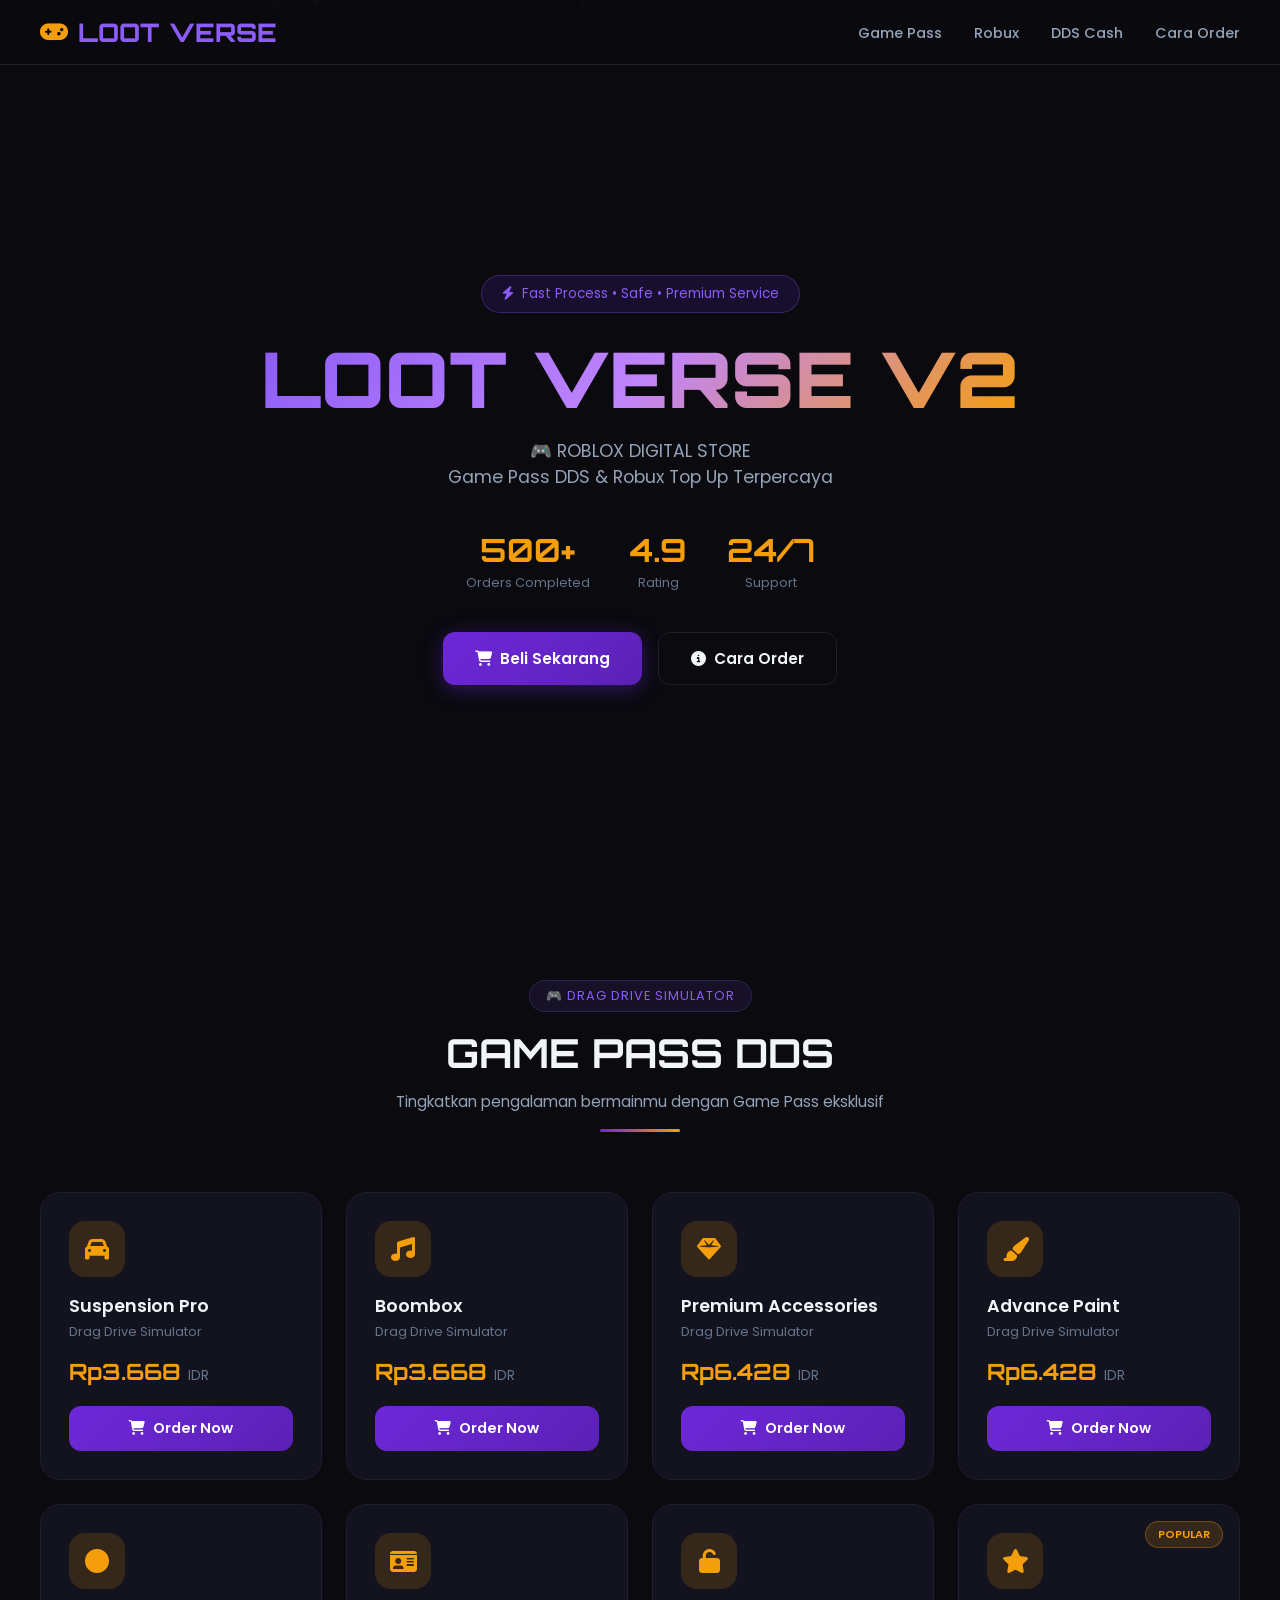
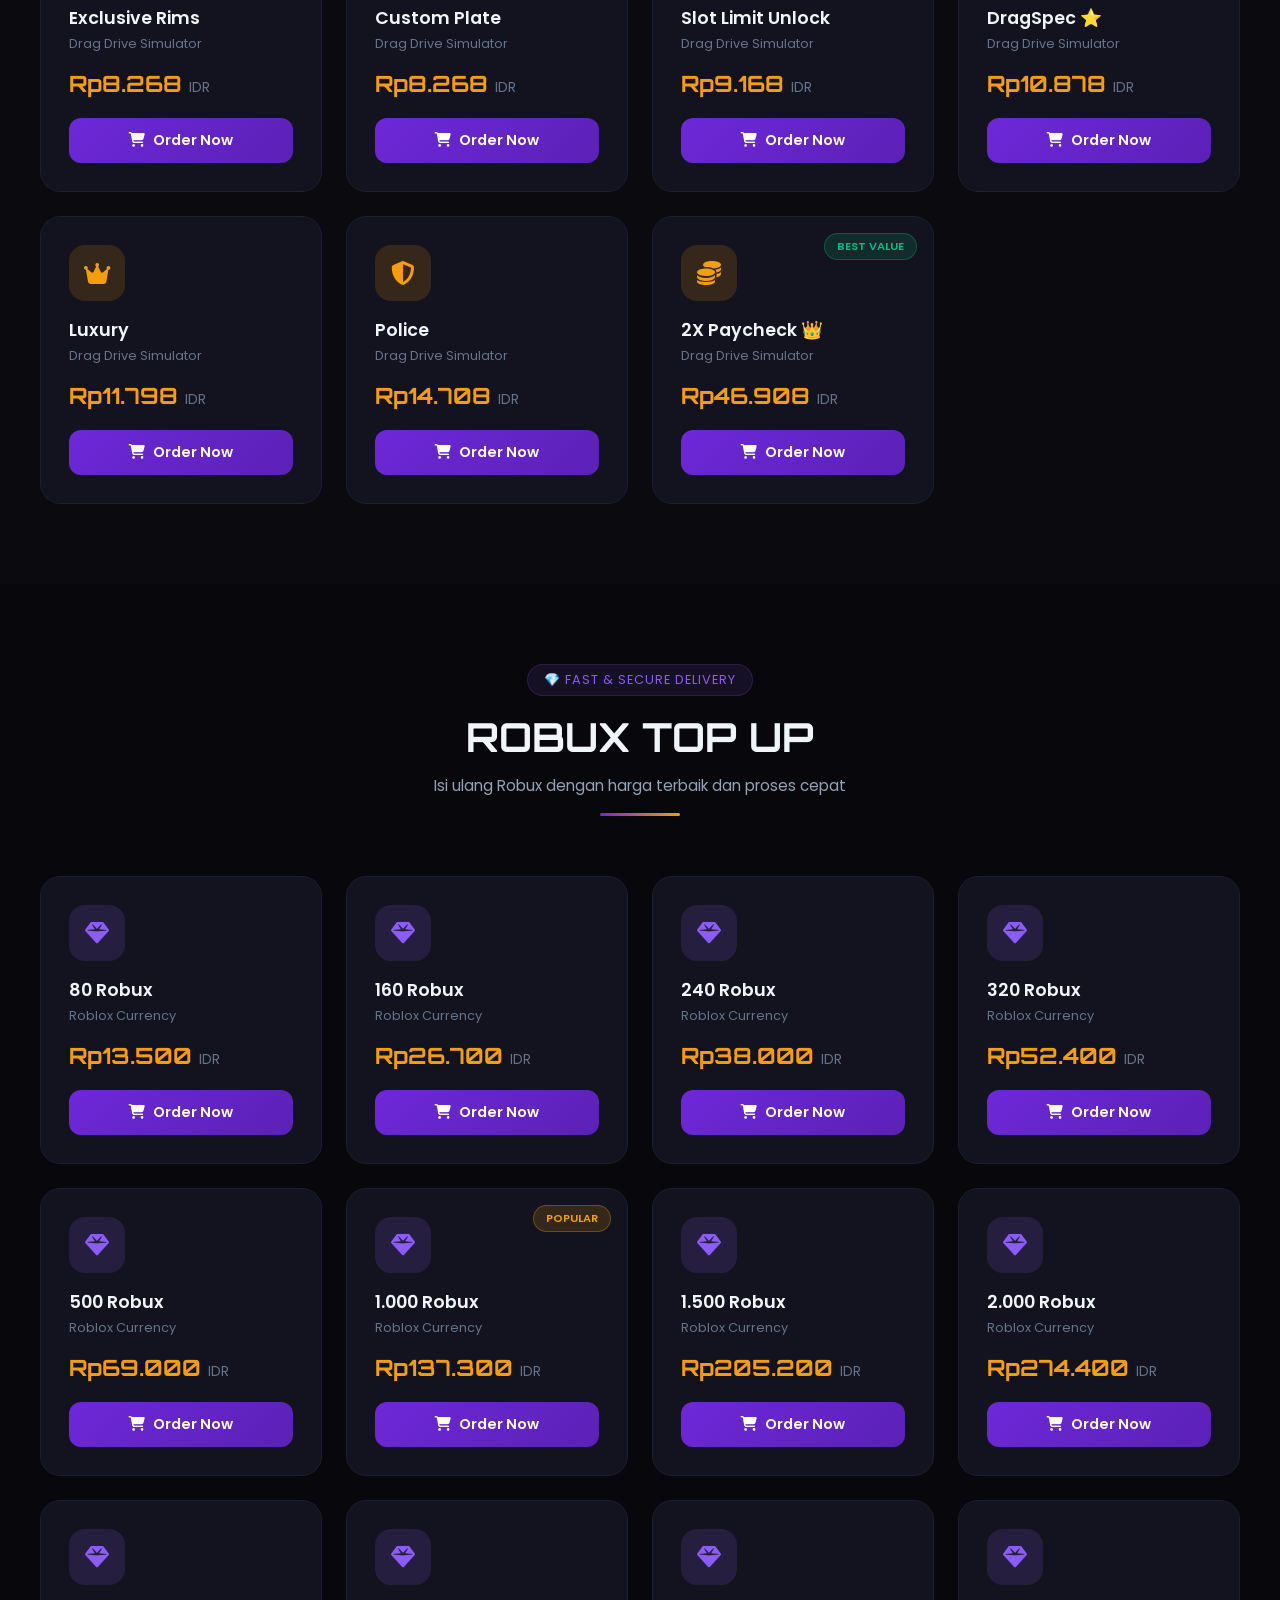
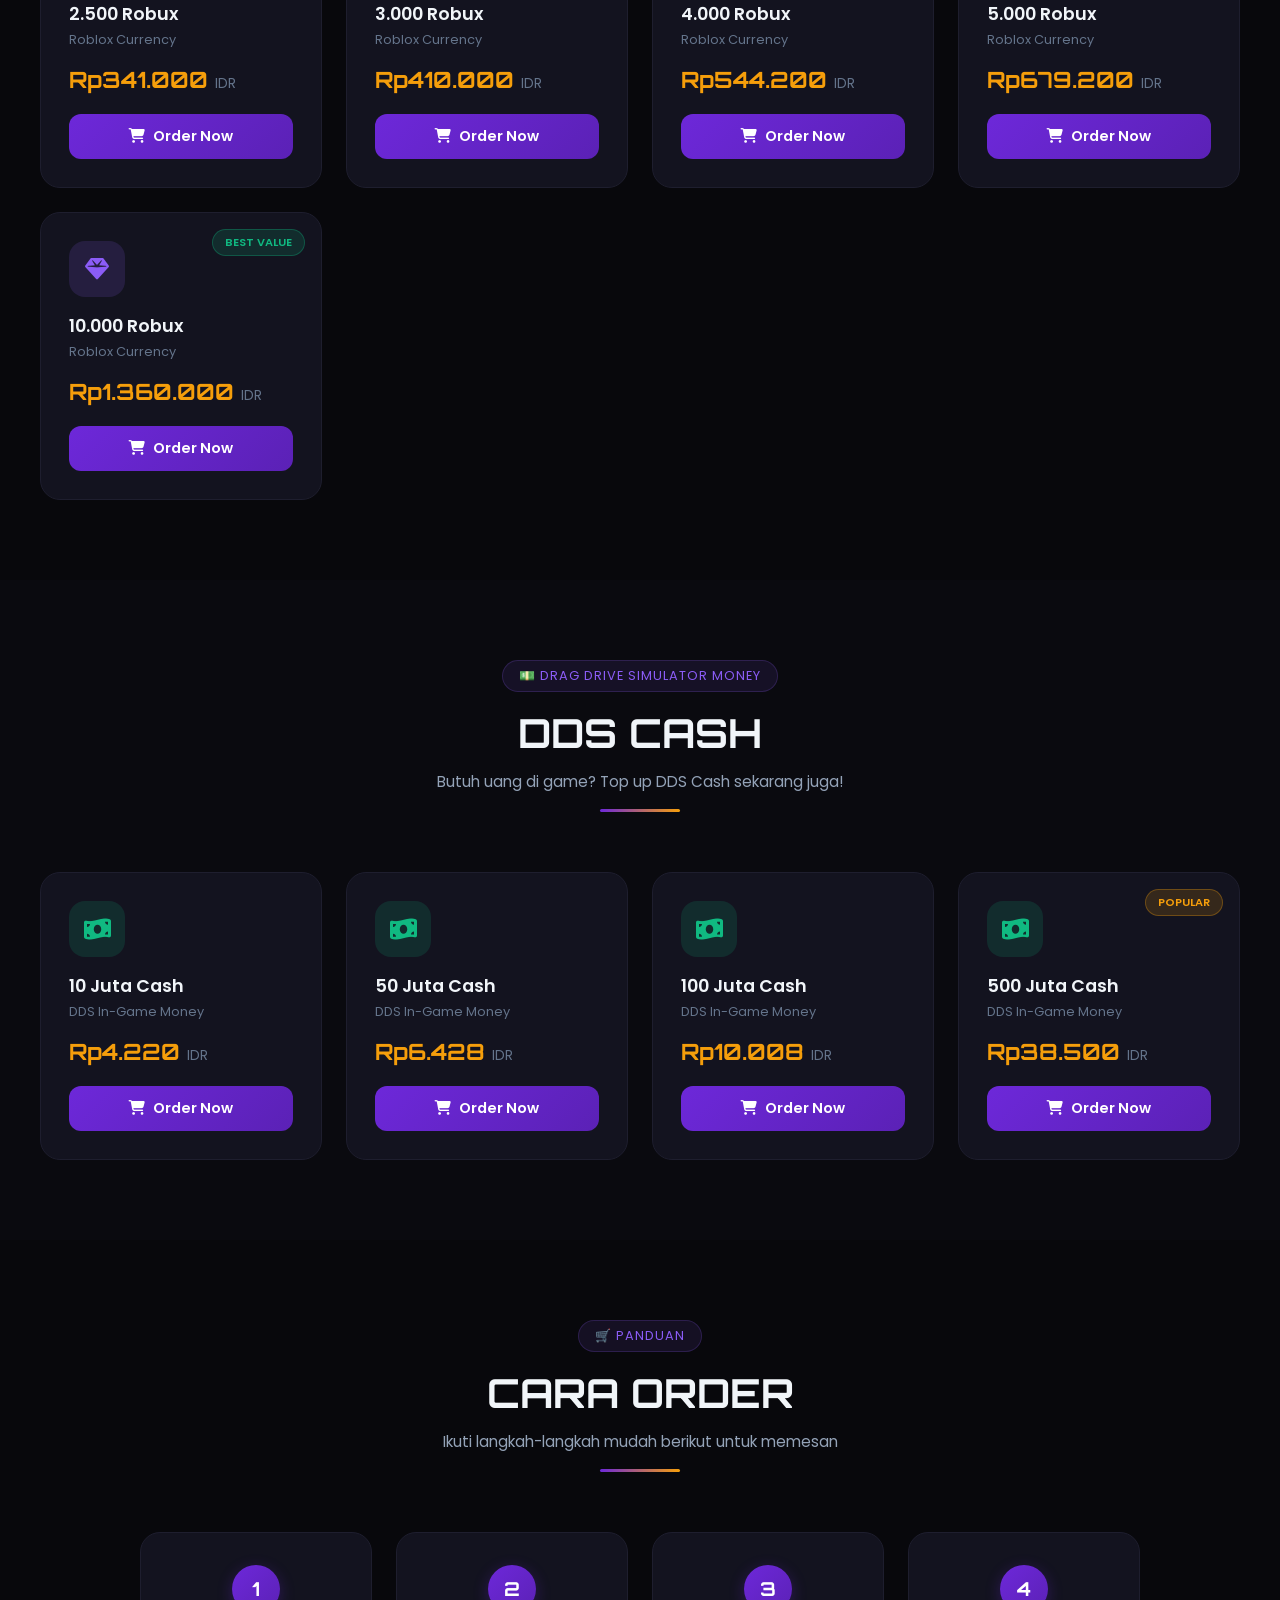
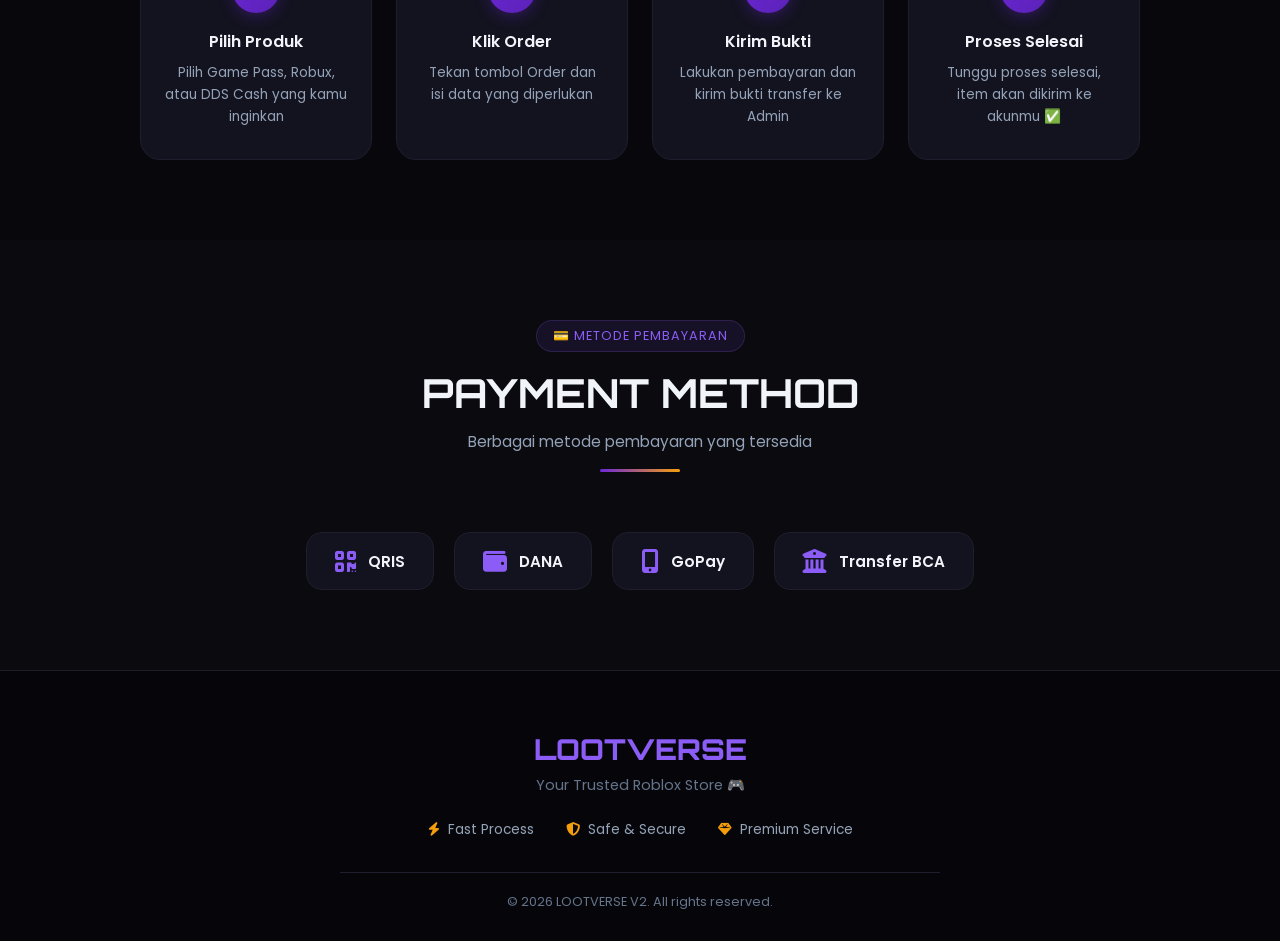
<file: index.html>
<!DOCTYPE html>
<html lang="id">
<head>
    <meta charset="UTF-8">
    <meta name="viewport" content="width=device-width, initial-scale=1.0">
    <title>LOOTVERSE V2 - Toko Game Roblox</title>
    <link href="https://fonts.googleapis.com/css2?family=Orbitron:wght@400;500;600;700;800;900&family=Poppins:wght@300;400;500;600;700&display=swap" rel="stylesheet">
    <link rel="stylesheet" href="https://cdnjs.cloudflare.com/ajax/libs/font-awesome/6.5.1/css/all.min.css">
    <style>
        :root {
            --primary: #6d28d9;
            --primary-light: #8b5cf6;
            --primary-dark: #5b21b6;
            --accent: #f59e0b;
            --accent-glow: rgba(245, 158, 11, 0.3);
            --bg-dark: #0a0a0f;
            --bg-card: #13131f;
            --bg-card-hover: #1a1a2e;
            --text-primary: #f1f5f9;
            --text-secondary: #94a3b8;
            --text-muted: #64748b;
            --border: #1e1e2e;
            --success: #10b981;
            --danger: #ef4444;
        }

        * {
            margin: 0;
            padding: 0;
            box-sizing: border-box;
        }

        body {
            font-family: 'Poppins', sans-serif;
            background: var(--bg-dark);
            color: var(--text-primary);
            overflow-x: hidden;
        }

        /* ===== ANIMATED BACKGROUND ===== */
        .bg-particles {
            position: fixed;
            top: 0;
            left: 0;
            width: 100%;
            height: 100%;
            pointer-events: none;
            z-index: 0;
            overflow: hidden;
        }

        .bg-particles .particle {
            position: absolute;
            width: 4px;
            height: 4px;
            background: var(--primary-light);
            border-radius: 50%;
            opacity: 0.3;
            animation: float-particle linear infinite;
        }

        @keyframes float-particle {
            0% { transform: translateY(100vh) rotate(0deg); opacity: 0; }
            10% { opacity: 0.3; }
            90% { opacity: 0.3; }
            100% { transform: translateY(-10vh) rotate(720deg); opacity: 0; }
        }

        /* ===== FLOATING TEXT CLOUDS ===== */
        .floating-text {
            display: inline-block;
            animation: float-cloud 3s ease-in-out infinite;
        }

        @keyframes float-cloud {
            0%, 100% { transform: translateY(0); }
            50% { transform: translateY(-8px); }
        }

        .floating-text-delay-1 { animation-delay: 0.2s; }
        .floating-text-delay-2 { animation-delay: 0.4s; }
        .floating-text-delay-3 { animation-delay: 0.6s; }
        .floating-text-delay-4 { animation-delay: 0.8s; }

        /* ===== GLOW EFFECTS ===== */
        .glow-text {
            text-shadow: 0 0 20px var(--primary-light), 0 0 40px var(--primary-light), 0 0 60px rgba(139, 92, 246, 0.3);
        }

        .glow-box {
            box-shadow: 0 0 30px rgba(109, 40, 217, 0.2), inset 0 0 30px rgba(109, 40, 217, 0.05);
        }

        /* ===== NAVBAR ===== */
        .navbar {
            position: fixed;
            top: 0;
            width: 100%;
            padding: 16px 40px;
            display: flex;
            justify-content: space-between;
            align-items: center;
            z-index: 1000;
            background: rgba(10, 10, 15, 0.85);
            backdrop-filter: blur(20px);
            border-bottom: 1px solid var(--border);
            transition: all 0.3s ease;
        }

        .navbar.scrolled {
            padding: 12px 40px;
            background: rgba(10, 10, 15, 0.95);
        }

        .logo {
            font-family: 'Orbitron', sans-serif;
            font-size: 1.6rem;
            font-weight: 800;
            color: var(--primary-light);
            text-decoration: none;
            display: flex;
            align-items: center;
            gap: 10px;
        }

        .logo i {
            font-size: 1.4rem;
            color: var(--accent);
        }

        .nav-links {
            display: flex;
            gap: 32px;
            list-style: none;
        }

        .nav-links a {
            color: var(--text-secondary);
            text-decoration: none;
            font-size: 0.9rem;
            font-weight: 500;
            transition: color 0.3s;
            position: relative;
        }

        .nav-links a:hover {
            color: var(--primary-light);
        }

        .nav-links a::after {
            content: '';
            position: absolute;
            bottom: -4px;
            left: 0;
            width: 0;
            height: 2px;
            background: var(--primary-light);
            transition: width 0.3s;
        }

        .nav-links a:hover::after {
            width: 100%;
        }

        /* ===== HERO SECTION ===== */
        .hero {
            min-height: 100vh;
            display: flex;
            flex-direction: column;
            justify-content: center;
            align-items: center;
            text-align: center;
            padding: 120px 20px 60px;
            position: relative;
            z-index: 1;
        }

        .hero-badge {
            display: inline-flex;
            align-items: center;
            gap: 8px;
            padding: 8px 20px;
            background: rgba(109, 40, 217, 0.15);
            border: 1px solid rgba(139, 92, 246, 0.3);
            border-radius: 50px;
            font-size: 0.85rem;
            color: var(--primary-light);
            margin-bottom: 24px;
            animation: pulse-glow 2s ease-in-out infinite;
        }

        @keyframes pulse-glow {
            0%, 100% { box-shadow: 0 0 10px rgba(139, 92, 246, 0.2); }
            50% { box-shadow: 0 0 25px rgba(139, 92, 246, 0.4); }
        }

        .hero h1 {
            font-family: 'Orbitron', sans-serif;
            font-size: clamp(2.5rem, 6vw, 5rem);
            font-weight: 900;
            line-height: 1.1;
            margin-bottom: 16px;
            background: linear-gradient(135deg, #8b5cf6 0%, #c084fc 50%, #f59e0b 100%);
            -webkit-background-clip: text;
            -webkit-text-fill-color: transparent;
            background-clip: text;
        }

        .hero h1 .floating-text {
            display: inline;
        }

        .hero-subtitle {
            font-size: 1.1rem;
            color: var(--text-secondary);
            margin-bottom: 40px;
            max-width: 600px;
        }

        .hero-stats {
            display: flex;
            gap: 40px;
            margin-bottom: 40px;
        }

        .stat-item {
            text-align: center;
        }

        .stat-number {
            font-family: 'Orbitron', sans-serif;
            font-size: 2rem;
            font-weight: 700;
            color: var(--accent);
        }

        .stat-label {
            font-size: 0.8rem;
            color: var(--text-muted);
            margin-top: 4px;
        }

        .hero-cta {
            display: flex;
            gap: 16px;
            flex-wrap: wrap;
            justify-content: center;
        }

        .btn {
            padding: 14px 32px;
            border-radius: 12px;
            font-family: 'Poppins', sans-serif;
            font-size: 0.95rem;
            font-weight: 600;
            cursor: pointer;
            transition: all 0.3s ease;
            text-decoration: none;
            display: inline-flex;
            align-items: center;
            gap: 8px;
            border: none;
        }

        .btn-primary {
            background: linear-gradient(135deg, var(--primary), var(--primary-dark));
            color: white;
            box-shadow: 0 4px 20px rgba(109, 40, 217, 0.4);
        }

        .btn-primary:hover {
            transform: translateY(-2px);
            box-shadow: 0 8px 30px rgba(109, 40, 217, 0.5);
        }

        .btn-outline {
            background: transparent;
            color: var(--text-primary);
            border: 1px solid var(--border);
        }

        .btn-outline:hover {
            border-color: var(--primary-light);
            color: var(--primary-light);
            background: rgba(139, 92, 246, 0.05);
        }

        /* ===== SECTION STYLES ===== */
        .section {
            padding: 80px 40px;
            position: relative;
            z-index: 1;
        }

        .section-header {
            text-align: center;
            margin-bottom: 60px;
        }

        .section-tag {
            display: inline-block;
            padding: 6px 16px;
            background: rgba(139, 92, 246, 0.1);
            border: 1px solid rgba(139, 92, 246, 0.2);
            border-radius: 50px;
            font-size: 0.8rem;
            color: var(--primary-light);
            margin-bottom: 16px;
            text-transform: uppercase;
            letter-spacing: 1px;
        }

        .section-title {
            font-family: 'Orbitron', sans-serif;
            font-size: clamp(1.8rem, 4vw, 2.5rem);
            font-weight: 700;
            margin-bottom: 12px;
        }

        .section-desc {
            color: var(--text-secondary);
            max-width: 600px;
            margin: 0 auto;
            font-size: 0.95rem;
        }

        .divider {
            width: 80px;
            height: 3px;
            background: linear-gradient(90deg, var(--primary), var(--accent));
            margin: 16px auto 0;
            border-radius: 2px;
        }

        /* ===== PRODUCT CARDS ===== */
        .products-grid {
            display: grid;
            grid-template-columns: repeat(auto-fill, minmax(280px, 1fr));
            gap: 24px;
            max-width: 1400px;
            margin: 0 auto;
        }

        .product-card {
            background: var(--bg-card);
            border: 1px solid var(--border);
            border-radius: 20px;
            padding: 28px;
            transition: all 0.4s cubic-bezier(0.175, 0.885, 0.32, 1.275);
            position: relative;
            overflow: hidden;
        }

        .product-card::before {
            content: '';
            position: absolute;
            top: 0;
            left: -100%;
            width: 100%;
            height: 100%;
            background: linear-gradient(90deg, transparent, rgba(139, 92, 246, 0.05), transparent);
            transition: left 0.6s;
        }

        .product-card:hover::before {
            left: 100%;
        }

        .product-card:hover {
            transform: translateY(-8px);
            border-color: rgba(139, 92, 246, 0.3);
            box-shadow: 0 20px 40px rgba(0, 0, 0, 0.4), 0 0 30px rgba(109, 40, 217, 0.1);
        }

        .product-icon {
            width: 56px;
            height: 56px;
            border-radius: 16px;
            display: flex;
            align-items: center;
            justify-content: center;
            font-size: 1.5rem;
            margin-bottom: 16px;
            position: relative;
        }

        .product-icon.gamepass { background: rgba(245, 158, 11, 0.15); color: var(--accent); }
        .product-icon.robux { background: rgba(139, 92, 246, 0.15); color: var(--primary-light); }
        .product-icon.cash { background: rgba(16, 185, 129, 0.15); color: var(--success); }

        .product-badge {
            position: absolute;
            top: 16px;
            right: 16px;
            padding: 4px 12px;
            border-radius: 50px;
            font-size: 0.7rem;
            font-weight: 600;
            text-transform: uppercase;
        }

        .badge-popular { background: rgba(245, 158, 11, 0.15); color: var(--accent); border: 1px solid rgba(245, 158, 11, 0.3); }
        .badge-best { background: rgba(16, 185, 129, 0.15); color: var(--success); border: 1px solid rgba(16, 185, 129, 0.3); }

        .product-name {
            font-size: 1.1rem;
            font-weight: 600;
            margin-bottom: 4px;
        }

        .product-desc {
            font-size: 0.8rem;
            color: var(--text-muted);
            margin-bottom: 16px;
        }

        .product-price {
            font-family: 'Orbitron', sans-serif;
            font-size: 1.4rem;
            font-weight: 700;
            color: var(--accent);
            margin-bottom: 20px;
        }

        .product-price span {
            font-size: 0.85rem;
            color: var(--text-muted);
            font-weight: 400;
            font-family: 'Poppins', sans-serif;
        }

        .btn-order {
            width: 100%;
            padding: 12px;
            border-radius: 12px;
            border: none;
            background: linear-gradient(135deg, var(--primary), var(--primary-dark));
            color: white;
            font-family: 'Poppins', sans-serif;
            font-weight: 600;
            font-size: 0.9rem;
            cursor: pointer;
            transition: all 0.3s;
            display: flex;
            align-items: center;
            justify-content: center;
            gap: 8px;
        }

        .btn-order:hover {
            transform: scale(1.02);
            box-shadow: 0 8px 25px rgba(109, 40, 217, 0.4);
        }

        /* ===== MODAL ===== */
        .modal-overlay {
            position: fixed;
            top: 0;
            left: 0;
            width: 100%;
            height: 100%;
            background: rgba(0, 0, 0, 0.7);
            backdrop-filter: blur(8px);
            display: flex;
            align-items: center;
            justify-content: center;
            z-index: 2000;
            opacity: 0;
            visibility: hidden;
            transition: all 0.3s;
        }

        .modal-overlay.active {
            opacity: 1;
            visibility: visible;
        }

        .modal {
            background: var(--bg-card);
            border: 1px solid var(--border);
            border-radius: 24px;
            padding: 36px;
            max-width: 480px;
            width: 90%;
            transform: scale(0.9) translateY(20px);
            transition: all 0.3s cubic-bezier(0.175, 0.885, 0.32, 1.275);
            position: relative;
            max-height: 90vh;
            overflow-y: auto;
        }

        .modal-overlay.active .modal {
            transform: scale(1) translateY(0);
        }

        .modal-close {
            position: absolute;
            top: 16px;
            right: 16px;
            width: 36px;
            height: 36px;
            border-radius: 50%;
            border: 1px solid var(--border);
            background: transparent;
            color: var(--text-secondary);
            cursor: pointer;
            display: flex;
            align-items: center;
            justify-content: center;
            transition: all 0.3s;
        }

        .modal-close:hover {
            background: rgba(239, 68, 68, 0.1);
            color: var(--danger);
            border-color: rgba(239, 68, 68, 0.3);
        }

        .modal-header {
            text-align: center;
            margin-bottom: 28px;
        }

        .modal-header i {
            font-size: 2.5rem;
            color: var(--primary-light);
            margin-bottom: 12px;
            display: block;
        }

        .modal-header h3 {
            font-family: 'Orbitron', sans-serif;
            font-size: 1.3rem;
            margin-bottom: 4px;
        }

        .modal-header p {
            font-size: 0.85rem;
            color: var(--text-muted);
        }

        .form-group {
            margin-bottom: 20px;
        }

        .form-group label {
            display: block;
            font-size: 0.85rem;
            font-weight: 500;
            margin-bottom: 8px;
            color: var(--text-secondary);
        }

        .form-group label i {
            margin-right: 6px;
            color: var(--primary-light);
        }

        .form-input {
            width: 100%;
            padding: 14px 16px;
            background: rgba(255, 255, 255, 0.03);
            border: 1px solid var(--border);
            border-radius: 12px;
            color: var(--text-primary);
            font-family: 'Poppins', sans-serif;
            font-size: 0.9rem;
            transition: all 0.3s;
        }

        .form-input:focus {
            outline: none;
            border-color: var(--primary-light);
            box-shadow: 0 0 0 3px rgba(139, 92, 246, 0.1);
            background: rgba(255, 255, 255, 0.05);
        }

        .form-input::placeholder {
            color: var(--text-muted);
        }

        .payment-options {
            display: grid;
            grid-template-columns: repeat(2, 1fr);
            gap: 10px;
        }

        .payment-option {
            position: relative;
        }

        .payment-option input {
            position: absolute;
            opacity: 0;
        }

        .payment-option label {
            display: flex;
            align-items: center;
            gap: 8px;
            padding: 12px;
            background: rgba(255, 255, 255, 0.03);
            border: 1px solid var(--border);
            border-radius: 12px;
            cursor: pointer;
            transition: all 0.3s;
            font-size: 0.85rem;
            font-weight: 500;
        }

        .payment-option label i {
            font-size: 1.1rem;
        }

        .payment-option input:checked + label {
            border-color: var(--primary-light);
            background: rgba(139, 92, 246, 0.1);
            color: var(--primary-light);
        }

        .payment-option label:hover {
            border-color: rgba(139, 92, 246, 0.3);
        }

        .btn-submit {
            width: 100%;
            padding: 16px;
            border-radius: 14px;
            border: none;
            background: linear-gradient(135deg, var(--primary), var(--primary-dark));
            color: white;
            font-family: 'Poppins', sans-serif;
            font-weight: 700;
            font-size: 1rem;
            cursor: pointer;
            transition: all 0.3s;
            display: flex;
            align-items: center;
            justify-content: center;
            gap: 10px;
            margin-top: 8px;
        }

        .btn-submit:hover {
            transform: scale(1.02);
            box-shadow: 0 10px 30px rgba(109, 40, 217, 0.4);
        }

        .security-note {
            display: flex;
            align-items: center;
            gap: 8px;
            padding: 12px;
            background: rgba(245, 158, 11, 0.08);
            border: 1px solid rgba(245, 158, 11, 0.15);
            border-radius: 10px;
            font-size: 0.8rem;
            color: var(--accent);
            margin-top: 16px;
        }

        /* ===== HOW TO ORDER ===== */
        .steps-container {
            display: grid;
            grid-template-columns: repeat(auto-fit, minmax(220px, 1fr));
            gap: 24px;
            max-width: 1000px;
            margin: 0 auto;
        }

        .step-card {
            background: var(--bg-card);
            border: 1px solid var(--border);
            border-radius: 20px;
            padding: 32px 24px;
            text-align: center;
            position: relative;
            transition: all 0.3s;
        }

        .step-card:hover {
            transform: translateY(-4px);
            border-color: rgba(139, 92, 246, 0.2);
        }

        .step-number {
            width: 48px;
            height: 48px;
            border-radius: 50%;
            background: linear-gradient(135deg, var(--primary), var(--primary-dark));
            color: white;
            font-family: 'Orbitron', sans-serif;
            font-weight: 700;
            display: flex;
            align-items: center;
            justify-content: center;
            margin: 0 auto 16px;
            font-size: 1.2rem;
            box-shadow: 0 4px 15px rgba(109, 40, 217, 0.3);
        }

        .step-title {
            font-size: 1rem;
            font-weight: 600;
            margin-bottom: 8px;
        }

        .step-desc {
            font-size: 0.85rem;
            color: var(--text-secondary);
            line-height: 1.6;
        }

        /* ===== PAYMENT SECTION ===== */
        .payment-grid {
            display: flex;
            flex-wrap: wrap;
            justify-content: center;
            gap: 20px;
            max-width: 800px;
            margin: 0 auto;
        }

        .payment-item {
            display: flex;
            align-items: center;
            gap: 12px;
            padding: 16px 28px;
            background: var(--bg-card);
            border: 1px solid var(--border);
            border-radius: 16px;
            transition: all 0.3s;
        }

        .payment-item:hover {
            border-color: var(--primary-light);
            transform: translateY(-2px);
        }

        .payment-item i {
            font-size: 1.5rem;
            color: var(--primary-light);
        }

        .payment-item span {
            font-weight: 600;
            font-size: 0.95rem;
        }

        /* ===== FOOTER ===== */
        .footer {
            background: rgba(0, 0, 0, 0.3);
            border-top: 1px solid var(--border);
            padding: 60px 40px 30px;
            text-align: center;
            position: relative;
            z-index: 1;
        }

        .footer-logo {
            font-family: 'Orbitron', sans-serif;
            font-size: 1.8rem;
            font-weight: 800;
            color: var(--primary-light);
            margin-bottom: 8px;
        }

        .footer-tagline {
            color: var(--text-muted);
            font-size: 0.9rem;
            margin-bottom: 24px;
        }

        .footer-features {
            display: flex;
            justify-content: center;
            gap: 32px;
            flex-wrap: wrap;
            margin-bottom: 32px;
        }

        .footer-feature {
            display: flex;
            align-items: center;
            gap: 8px;
            font-size: 0.85rem;
            color: var(--text-secondary);
        }

        .footer-feature i {
            color: var(--accent);
        }

        .footer-divider {
            width: 100%;
            max-width: 600px;
            height: 1px;
            background: var(--border);
            margin: 0 auto 20px;
        }

        .footer-copy {
            font-size: 0.8rem;
            color: var(--text-muted);
        }

        /* ===== SCROLL REVEAL ===== */
        .reveal {
            opacity: 0;
            transform: translateY(30px);
            transition: all 0.6s ease;
        }

        .reveal.active {
            opacity: 1;
            transform: translateY(0);
        }

        /* ===== RESPONSIVE ===== */
        @media (max-width: 768px) {
            .navbar {
                padding: 12px 20px;
            }
            .nav-links {
                display: none;
            }
            .section {
                padding: 60px 20px;
            }
            .hero-stats {
                gap: 24px;
            }
            .products-grid {
                grid-template-columns: 1fr;
            }
            .payment-options {
                grid-template-columns: 1fr;
            }
        }

        /* ===== SCROLLBAR ===== */
        ::-webkit-scrollbar {
            width: 8px;
        }
        ::-webkit-scrollbar-track {
            background: var(--bg-dark);
        }
        ::-webkit-scrollbar-thumb {
            background: var(--border);
            border-radius: 4px;
        }
        ::-webkit-scrollbar-thumb:hover {
            background: var(--primary-dark);
        }
    </style>
</head>
<body>

    <!-- Animated Background Particles -->
    <div class="bg-particles" id="particles"></div>

    <!-- Navbar -->
    <nav class="navbar" id="navbar">
        <a href="#" class="logo">
            <i class="fas fa-gamepad"></i>
            <span class="floating-text">LOOT</span><span class="floating-text floating-text-delay-2">VERSE</span>
        </a>
        <ul class="nav-links">
            <li><a href="#gamepass">Game Pass</a></li>
            <li><a href="#robux">Robux</a></li>
            <li><a href="#cash">DDS Cash</a></li>
            <li><a href="#cara-order">Cara Order</a></li>
        </ul>
    </nav>

    <!-- Hero Section -->
    <section class="hero">
        <div class="hero-badge reveal">
            <i class="fas fa-bolt"></i>
            <span>Fast Process &bull; Safe &bull; Premium Service</span>
        </div>
        <h1 class="reveal">
            <span class="floating-text">LOOT</span> <span class="floating-text floating-text-delay-1">VERSE</span> <span class="floating-text floating-text-delay-2">V2</span>
        </h1>
        <p class="hero-subtitle reveal">
            <span class="floating-text floating-text-delay-3">🎮</span> 
            <span class="floating-text floating-text-delay-4">ROBLOX DIGITAL STORE</span>
            <br>Game Pass DDS & Robux Top Up Terpercaya
        </p>
        <div class="hero-stats reveal">
            <div class="stat-item">
                <div class="stat-number">500+</div>
                <div class="stat-label">Orders Completed</div>
            </div>
            <div class="stat-item">
                <div class="stat-number">4.9</div>
                <div class="stat-label">Rating</div>
            </div>
            <div class="stat-item">
                <div class="stat-number">24/7</div>
                <div class="stat-label">Support</div>
            </div>
        </div>
        <div class="hero-cta reveal">
            <a href="#gamepass" class="btn btn-primary">
                <i class="fas fa-shopping-cart"></i> Beli Sekarang
            </a>
            <a href="#cara-order" class="btn btn-outline">
                <i class="fas fa-info-circle"></i> Cara Order
            </a>
        </div>
    </section>

    <!-- Game Pass DDS Section -->
    <section class="section" id="gamepass">
        <div class="section-header reveal">
            <div class="section-tag">🎮 Drag Drive Simulator</div>
            <h2 class="section-title">GAME PASS <span class="floating-text">DDS</span></h2>
            <p class="section-desc">Tingkatkan pengalaman bermainmu dengan Game Pass eksklusif</p>
            <div class="divider"></div>
        </div>
        <div class="products-grid" id="gamepass-grid"></div>
    </section>

    <!-- Robux Section -->
    <section class="section" id="robux" style="background: rgba(0,0,0,0.2);">
        <div class="section-header reveal">
            <div class="section-tag">💎 Fast & Secure Delivery</div>
            <h2 class="section-title">ROBUX <span class="floating-text">TOP UP</span></h2>
            <p class="section-desc">Isi ulang Robux dengan harga terbaik dan proses cepat</p>
            <div class="divider"></div>
        </div>
        <div class="products-grid" id="robux-grid"></div>
    </section>

    <!-- DDS Cash Section -->
    <section class="section" id="cash">
        <div class="section-header reveal">
            <div class="section-tag">💵 Drag Drive Simulator Money</div>
            <h2 class="section-title">DDS <span class="floating-text">CASH</span></h2>
            <p class="section-desc">Butuh uang di game? Top up DDS Cash sekarang juga!</p>
            <div class="divider"></div>
        </div>
        <div class="products-grid" id="cash-grid"></div>
    </section>

    <!-- Cara Order Section -->
    <section class="section" id="cara-order" style="background: rgba(0,0,0,0.2);">
        <div class="section-header reveal">
            <div class="section-tag">🛒 Panduan</div>
            <h2 class="section-title">CARA <span class="floating-text">ORDER</span></h2>
            <p class="section-desc">Ikuti langkah-langkah mudah berikut untuk memesan</p>
            <div class="divider"></div>
        </div>
        <div class="steps-container">
            <div class="step-card reveal">
                <div class="step-number">1</div>
                <div class="step-title">Pilih Produk</div>
                <div class="step-desc">Pilih Game Pass, Robux, atau DDS Cash yang kamu inginkan</div>
            </div>
            <div class="step-card reveal">
                <div class="step-number">2</div>
                <div class="step-title">Klik Order</div>
                <div class="step-desc">Tekan tombol Order dan isi data yang diperlukan</div>
            </div>
            <div class="step-card reveal">
                <div class="step-number">3</div>
                <div class="step-title">Kirim Bukti</div>
                <div class="step-desc">Lakukan pembayaran dan kirim bukti transfer ke Admin</div>
            </div>
            <div class="step-card reveal">
                <div class="step-number">4</div>
                <div class="step-title">Proses Selesai</div>
                <div class="step-desc">Tunggu proses selesai, item akan dikirim ke akunmu ✅</div>
            </div>
        </div>
    </section>

    <!-- Payment Section -->
    <section class="section" id="payment">
        <div class="section-header reveal">
            <div class="section-tag">💳 Metode Pembayaran</div>
            <h2 class="section-title">PAYMENT <span class="floating-text">METHOD</span></h2>
            <p class="section-desc">Berbagai metode pembayaran yang tersedia</p>
            <div class="divider"></div>
        </div>
        <div class="payment-grid reveal">
            <div class="payment-item">
                <i class="fas fa-qrcode"></i>
                <span>QRIS</span>
            </div>
            <div class="payment-item">
                <i class="fas fa-wallet"></i>
                <span>DANA</span>
            </div>
            <div class="payment-item">
                <i class="fas fa-mobile-alt"></i>
                <span>GoPay</span>
            </div>
            <div class="payment-item">
                <i class="fas fa-university"></i>
                <span>Transfer BCA</span>
            </div>
        </div>
    </section>

    <!-- Footer -->
    <footer class="footer">
        <div class="footer-logo floating-text">LOOTVERSE</div>
        <p class="footer-tagline">Your Trusted Roblox Store 🎮</p>
        <div class="footer-features">
            <div class="footer-feature">
                <i class="fas fa-bolt"></i>
                <span>Fast Process</span>
            </div>
            <div class="footer-feature">
                <i class="fas fa-shield-alt"></i>
                <span>Safe & Secure</span>
            </div>
            <div class="footer-feature">
                <i class="fas fa-gem"></i>
                <span>Premium Service</span>
            </div>
        </div>
        <div class="footer-divider"></div>
        <p class="footer-copy">© 2026 LOOTVERSE V2. All rights reserved.</p>
    </footer>

    <!-- Order Modal -->
    <div class="modal-overlay" id="orderModal">
        <div class="modal">
            <button class="modal-close" onclick="closeModal()">
                <i class="fas fa-times"></i>
            </button>
            <div class="modal-header">
                <i class="fas fa-shopping-bag" id="modalIcon"></i>
                <h3 id="modalTitle">Order Produk</h3>
                <p id="modalProduct">Produk yang dipilih</p>
            </div>
            <form id="orderForm" onsubmit="handleOrder(event)">
                <div class="form-group">
                    <label><i class="fas fa-user"></i> Username Roblox</label>
                    <input type="text" class="form-input" id="username" placeholder="Masukkan username Roblox kamu" required>
                </div>
                <div class="form-group" id="passwordGroup" style="display:none;">
                    <label><i class="fas fa-lock"></i> Password Roblox</label>
                    <input type="password" class="form-input" id="password" placeholder="Masukkan password Roblox kamu">
                </div>
                <div class="form-group">
                    <label><i class="fas fa-credit-card"></i> Metode Pembayaran</label>
                    <div class="payment-options">
                        <div class="payment-option">
                            <input type="radio" name="payment" id="pay-qris" value="QRIS" required>
                            <label for="pay-qris"><i class="fas fa-qrcode"></i> QRIS</label>
                        </div>
                        <div class="payment-option">
                            <input type="radio" name="payment" id="pay-dana" value="DANA">
                            <label for="pay-dana"><i class="fas fa-wallet"></i> DANA</label>
                        </div>
                        <div class="payment-option">
                            <input type="radio" name="payment" id="pay-gopay" value="GoPay">
                            <label for="pay-gopay"><i class="fas fa-mobile-alt"></i> GoPay</label>
                        </div>
                        <div class="payment-option">
                            <input type="radio" name="payment" id="pay-bca" value="Transfer BCA">
                            <label for="pay-bca"><i class="fas fa-university"></i> BCA</label>
                        </div>
                    </div>
                </div>
                <button type="submit" class="btn-submit">
                    <i class="fab fa-whatsapp"></i> Order via WhatsApp
                </button>
                <div class="security-note" id="securityNote">
                    <i class="fas fa-shield-alt"></i>
                    <span>Data kamu aman & hanya digunakan untuk proses order</span>
                </div>
            </form>
        </div>
    </div>

    <script>
        // ===== PRODUCT DATA =====
        const gamepassData = [
            { name: "Suspension Pro", price: "Rp3.668", icon: "fa-car", badge: "" },
            { name: "Boombox", price: "Rp3.668", icon: "fa-music", badge: "" },
            { name: "Premium Accessories", price: "Rp6.428", icon: "fa-gem", badge: "" },
            { name: "Advance Paint", price: "Rp6.428", icon: "fa-paint-brush", badge: "" },
            { name: "Exclusive Rims", price: "Rp8.268", icon: "fa-circle", badge: "" },
            { name: "Custom Plate", price: "Rp8.268", icon: "fa-id-card", badge: "" },
            { name: "Slot Limit Unlock", price: "Rp9.168", icon: "fa-unlock", badge: "" },
            { name: "DragSpec ⭐", price: "Rp10.878", icon: "fa-star", badge: "popular" },
            { name: "Luxury", price: "Rp11.798", icon: "fa-crown", badge: "" },
            { name: "Police", price: "Rp14.708", icon: "fa-shield-alt", badge: "" },
            { name: "2X Paycheck 👑", price: "Rp46.908", icon: "fa-coins", badge: "best" }
        ];

        const robuxData = [
            { name: "80 Robux", price: "Rp13.500", icon: "fa-gem" },
            { name: "160 Robux", price: "Rp26.700", icon: "fa-gem" },
            { name: "240 Robux", price: "Rp38.000", icon: "fa-gem" },
            { name: "320 Robux", price: "Rp52.400", icon: "fa-gem" },
            { name: "500 Robux", price: "Rp69.000", icon: "fa-gem" },
            { name: "1.000 Robux", price: "Rp137.300", icon: "fa-gem", badge: "popular" },
            { name: "1.500 Robux", price: "Rp205.200", icon: "fa-gem" },
            { name: "2.000 Robux", price: "Rp274.400", icon: "fa-gem" },
            { name: "2.500 Robux", price: "Rp341.000", icon: "fa-gem" },
            { name: "3.000 Robux", price: "Rp410.000", icon: "fa-gem" },
            { name: "4.000 Robux", price: "Rp544.200", icon: "fa-gem" },
            { name: "5.000 Robux", price: "Rp679.200", icon: "fa-gem" },
            { name: "10.000 Robux", price: "Rp1.360.000", icon: "fa-gem", badge: "best" }
        ];

        const cashData = [
            { name: "10 Juta Cash", price: "Rp4.220", icon: "fa-money-bill-wave" },
            { name: "50 Juta Cash", price: "Rp6.428", icon: "fa-money-bill-wave" },
            { name: "100 Juta Cash", price: "Rp10.008", icon: "fa-money-bill-wave" },
            { name: "500 Juta Cash", price: "Rp38.500", icon: "fa-money-bill-wave", badge: "popular" }
        ];

        // ===== RENDER PRODUCTS =====
        function renderProducts(data, gridId, type) {
            const grid = document.getElementById(gridId);
            grid.innerHTML = data.map((item, index) => `
                <div class="product-card reveal" style="transition-delay: ${index * 0.05}s">
                    ${item.badge ? `<div class="product-badge badge-${item.badge}">${item.badge === 'popular' ? 'POPULAR' : 'BEST VALUE'}</div>` : ''}
                    <div class="product-icon ${type}">
                        <i class="fas ${item.icon}"></i>
                    </div>
                    <div class="product-name">${item.name}</div>
                    <div class="product-desc">${type === 'gamepass' ? 'Drag Drive Simulator' : type === 'robux' ? 'Roblox Currency' : 'DDS In-Game Money'}</div>
                    <div class="product-price">${item.price} <span>IDR</span></div>
                    <button class="btn-order" onclick="openModal('${item.name}', '${item.price}', '${type}')">
                        <i class="fas fa-shopping-cart"></i> Order Now
                    </button>
                </div>
            `).join('');
        }

        renderProducts(gamepassData, 'gamepass-grid', 'gamepass');
        renderProducts(robuxData, 'robux-grid', 'robux');
        renderProducts(cashData, 'cash-grid', 'cash');

        // ===== MODAL LOGIC =====
        let currentProduct = '';
        let currentPrice = '';
        let currentType = '';

        function openModal(product, price, type) {
            currentProduct = product;
            currentPrice = price;
            currentType = type;

            document.getElementById('modalTitle').textContent = type === 'robux' ? 'Order Robux' : type === 'gamepass' ? 'Order Game Pass' : 'Order DDS Cash';
            document.getElementById('modalProduct').textContent = `${product} - ${price}`;
            document.getElementById('modalIcon').className = type === 'robux' ? 'fas fa-gem' : type === 'gamepass' ? 'fas fa-gamepad' : 'fas fa-money-bill-wave';

            const passwordGroup = document.getElementById('passwordGroup');
            const passwordInput = document.getElementById('password');
            const securityNote = document.getElementById('securityNote');

            if (type === 'robux') {
                passwordGroup.style.display = 'block';
                passwordInput.required = true;
                securityNote.innerHTML = '<i class="fas fa-exclamation-triangle"></i> <span>Password diperlukan untuk proses top up Robux</span>';
                securityNote.style.background = 'rgba(239, 68, 68, 0.08)';
                securityNote.style.borderColor = 'rgba(239, 68, 68, 0.15)';
                securityNote.style.color = 'var(--danger)';
            } else {
                passwordGroup.style.display = 'none';
                passwordInput.required = false;
                passwordInput.value = '';
                securityNote.innerHTML = '<i class="fas fa-shield-alt"></i> <span>Data kamu aman & hanya digunakan untuk proses order</span>';
                securityNote.style.background = 'rgba(245, 158, 11, 0.08)';
                securityNote.style.borderColor = 'rgba(245, 158, 11, 0.15)';
                securityNote.style.color = 'var(--accent)';
            }

            document.getElementById('orderModal').classList.add('active');
            document.body.style.overflow = 'hidden';
        }

        function closeModal() {
            document.getElementById('orderModal').classList.remove('active');
            document.body.style.overflow = '';
            document.getElementById('orderForm').reset();
        }

        // Close modal on overlay click
        document.getElementById('orderModal').addEventListener('click', function(e) {
            if (e.target === this) closeModal();
        });

        // ===== HANDLE ORDER =====
        function handleOrder(e) {
            e.preventDefault();

            const username = document.getElementById('username').value.trim();
            const password = document.getElementById('password').value.trim();
            const payment = document.querySelector('input[name="payment"]:checked')?.value;

            if (!username || !payment) {
                alert('Harap isi semua field yang wajib diisi!');
                return;
            }

            if (currentType === 'robux' && !password) {
                alert('Harap isi password Roblox untuk order Robux!');
                return;
            }

            let text = `Halo Admin LootVerse! 👋

Saya ingin melakukan pemesanan.

`;
            text += `🎮 Produk: ${currentProduct}
`;
            text += `💰 Harga: ${currentPrice}
`;
            text += `👤 Username Roblox: ${username}
`;
            if (currentType === 'robux') {
                text += `🔒 Password Roblox: ${password}
`;
            }
            text += `💳 Metode Pembayaran: ${payment}
`;
            text += `📦 Kategori: ${currentType === 'robux' ? 'Robux Top Up' : currentType === 'gamepass' ? 'Game Pass DDS' : 'DDS Cash'}

`;
            text += `Mohon dibantu ya, terima kasih. 😊`;

            const waUrl = `https://wa.me/6289674970911?text=${encodeURIComponent(text)}`;
            window.open(waUrl, '_blank');
            closeModal();
        }

        // ===== PARTICLES =====
        function createParticles() {
            const container = document.getElementById('particles');
            for (let i = 0; i < 50; i++) {
                const particle = document.createElement('div');
                particle.className = 'particle';
                particle.style.left = Math.random() * 100 + '%';
                particle.style.animationDuration = (Math.random() * 15 + 10) + 's';
                particle.style.animationDelay = Math.random() * 15 + 's';
                particle.style.width = (Math.random() * 4 + 2) + 'px';
                particle.style.height = particle.style.width;
                container.appendChild(particle);
            }
        }
        createParticles();

        // ===== SCROLL REVEAL =====
        function reveal() {
            const reveals = document.querySelectorAll('.reveal');
            reveals.forEach(el => {
                const windowHeight = window.innerHeight;
                const elementTop = el.getBoundingClientRect().top;
                const elementVisible = 100;
                if (elementTop < windowHeight - elementVisible) {
                    el.classList.add('active');
                }
            });
        }
        window.addEventListener('scroll', reveal);
        reveal();

        // ===== NAVBAR SCROLL =====
        window.addEventListener('scroll', () => {
            const navbar = document.getElementById('navbar');
            if (window.scrollY > 50) {
                navbar.classList.add('scrolled');
            } else {
                navbar.classList.remove('scrolled');
            }
        });

        // ===== SMOOTH SCROLL =====
        document.querySelectorAll('a[href^="#"]').forEach(anchor => {
            anchor.addEventListener('click', function(e) {
                e.preventDefault();
                const target = document.querySelector(this.getAttribute('href'));
                if (target) {
                    target.scrollIntoView({ behavior: 'smooth', block: 'start' });
                }
            });
        });
    </script>
</body>
</html>
</file>
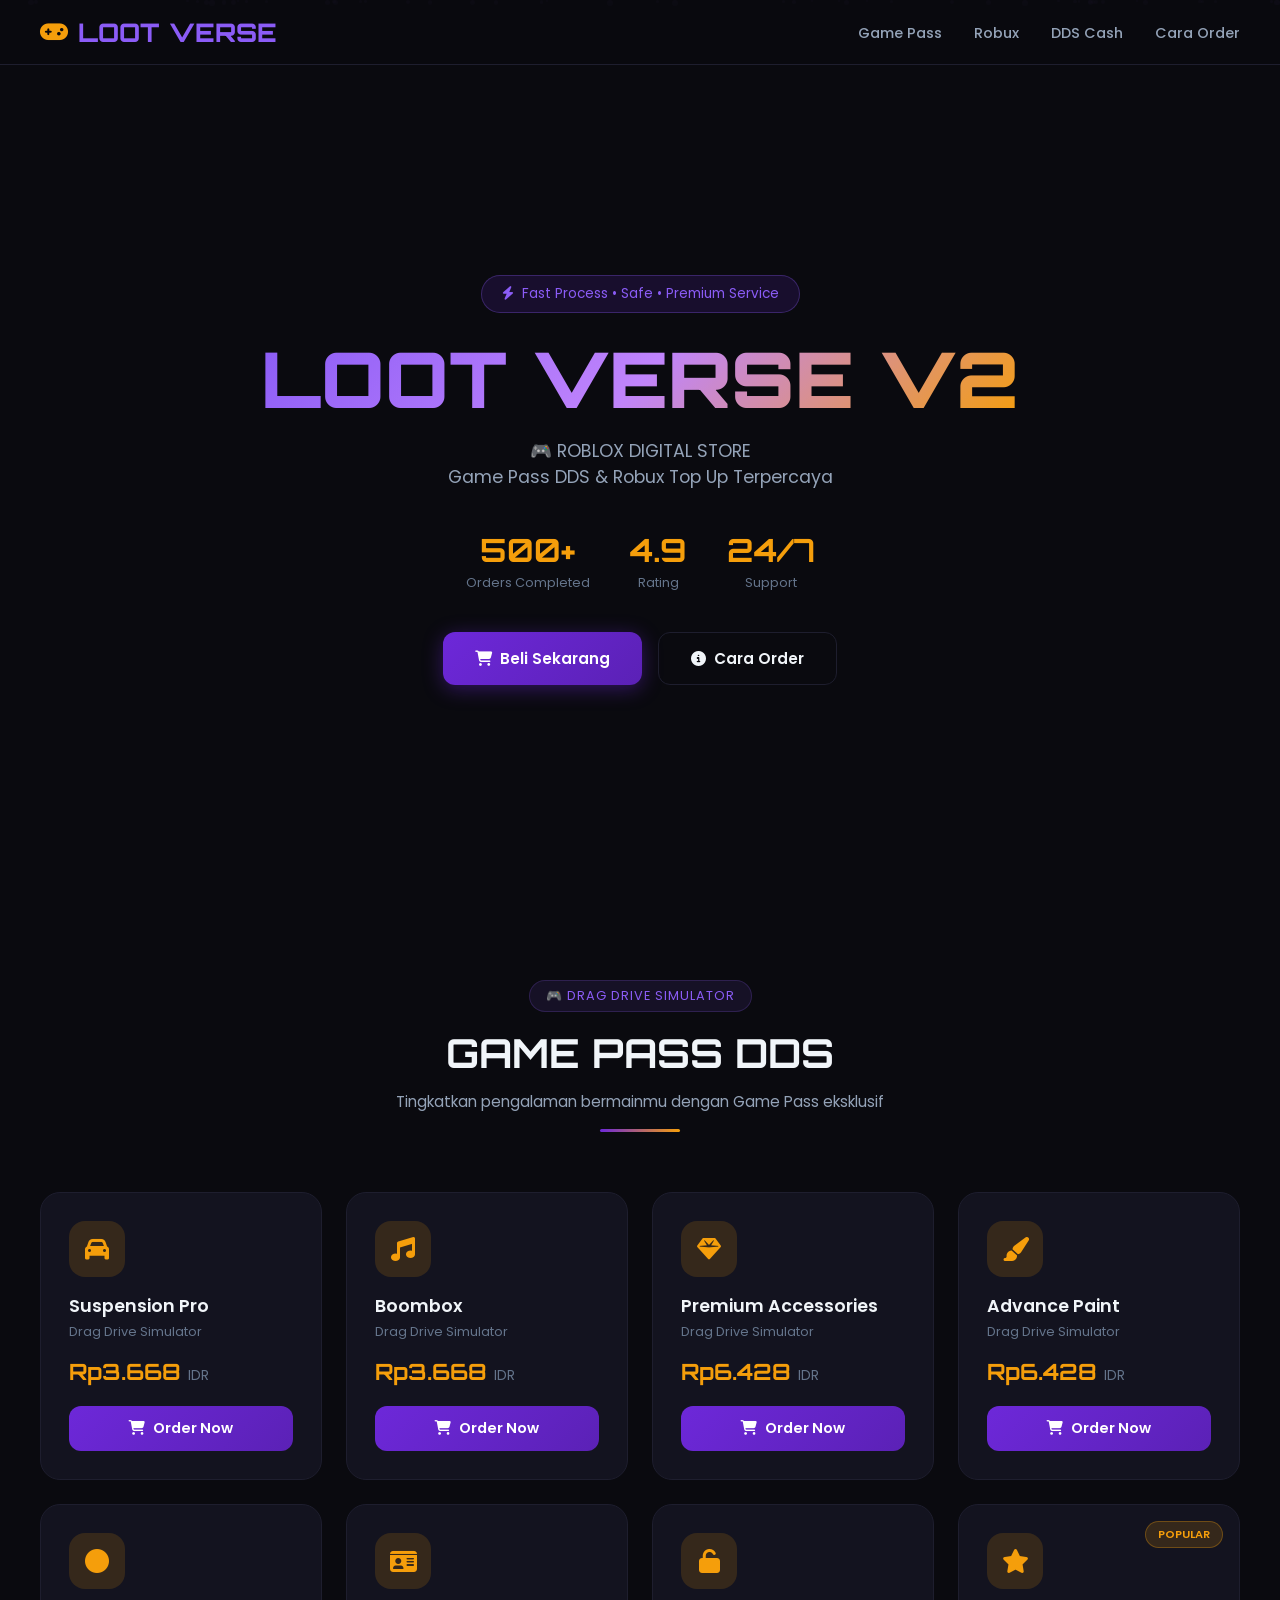
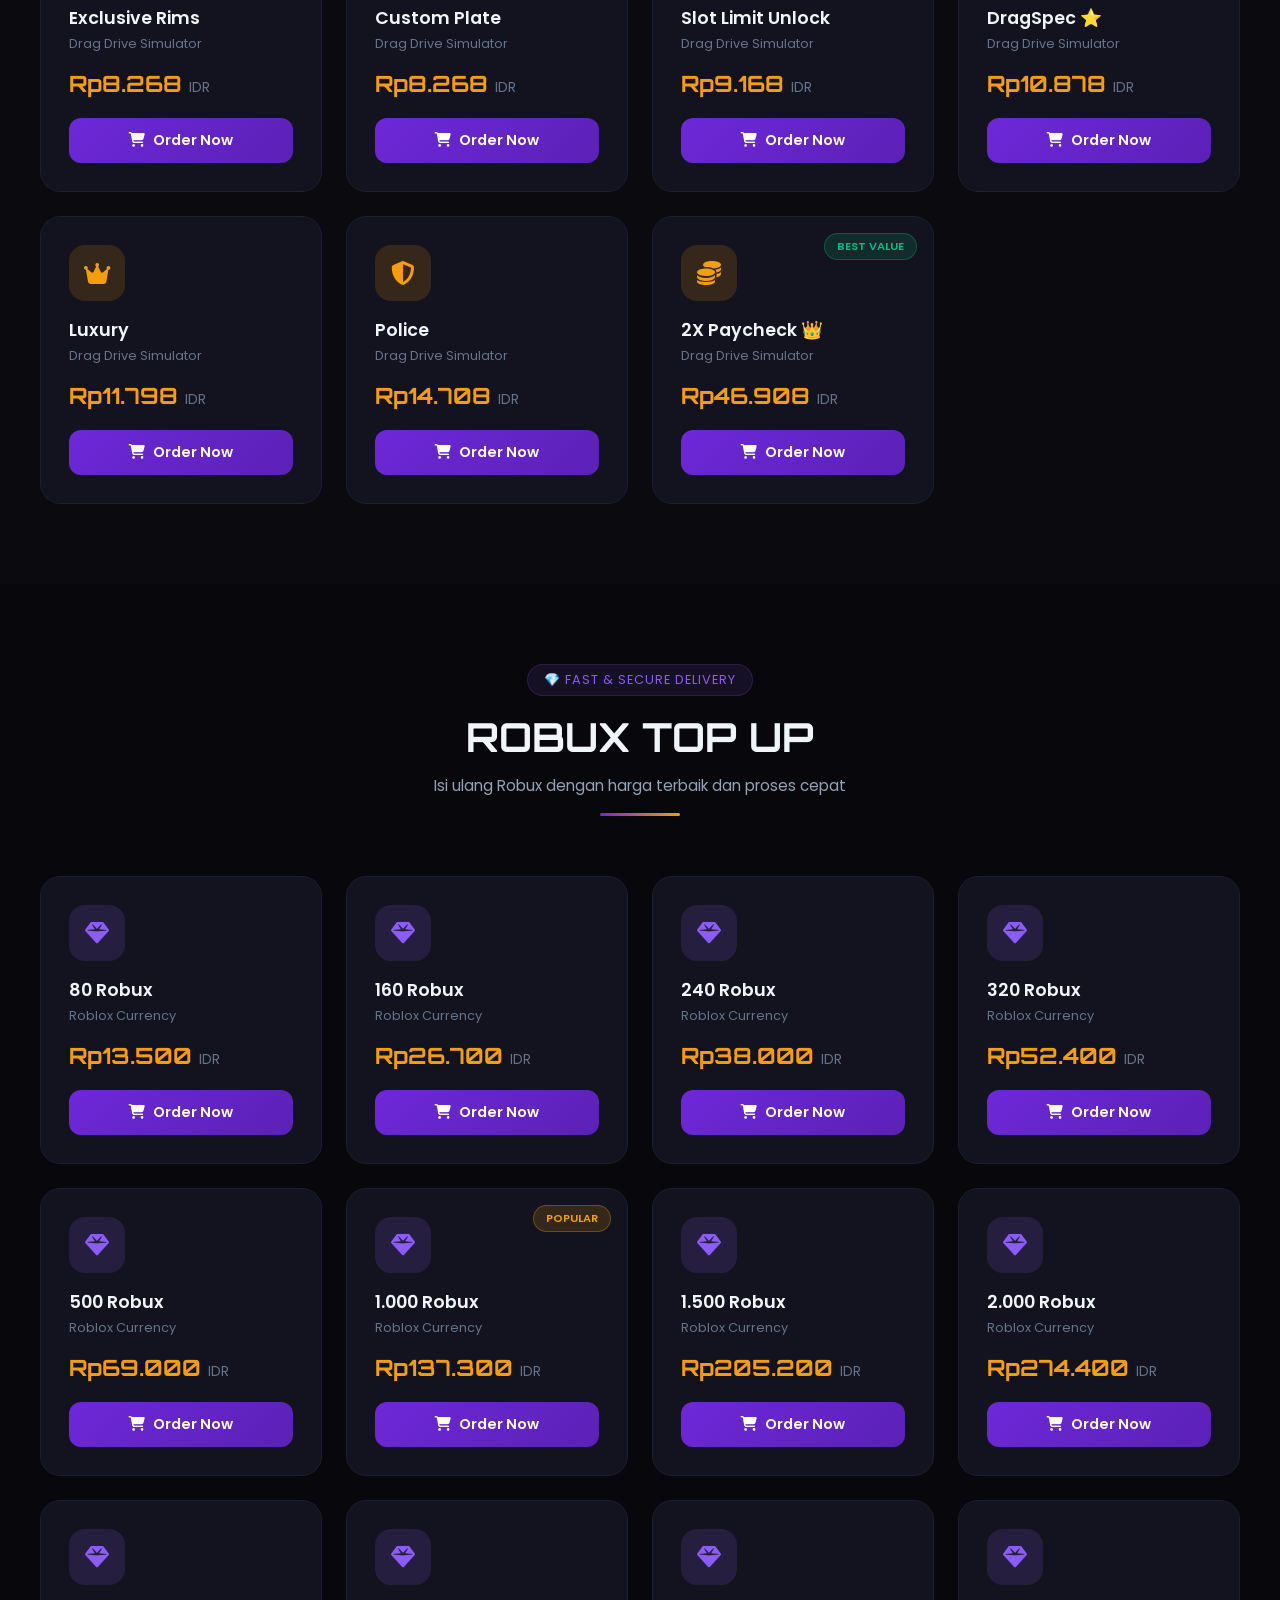
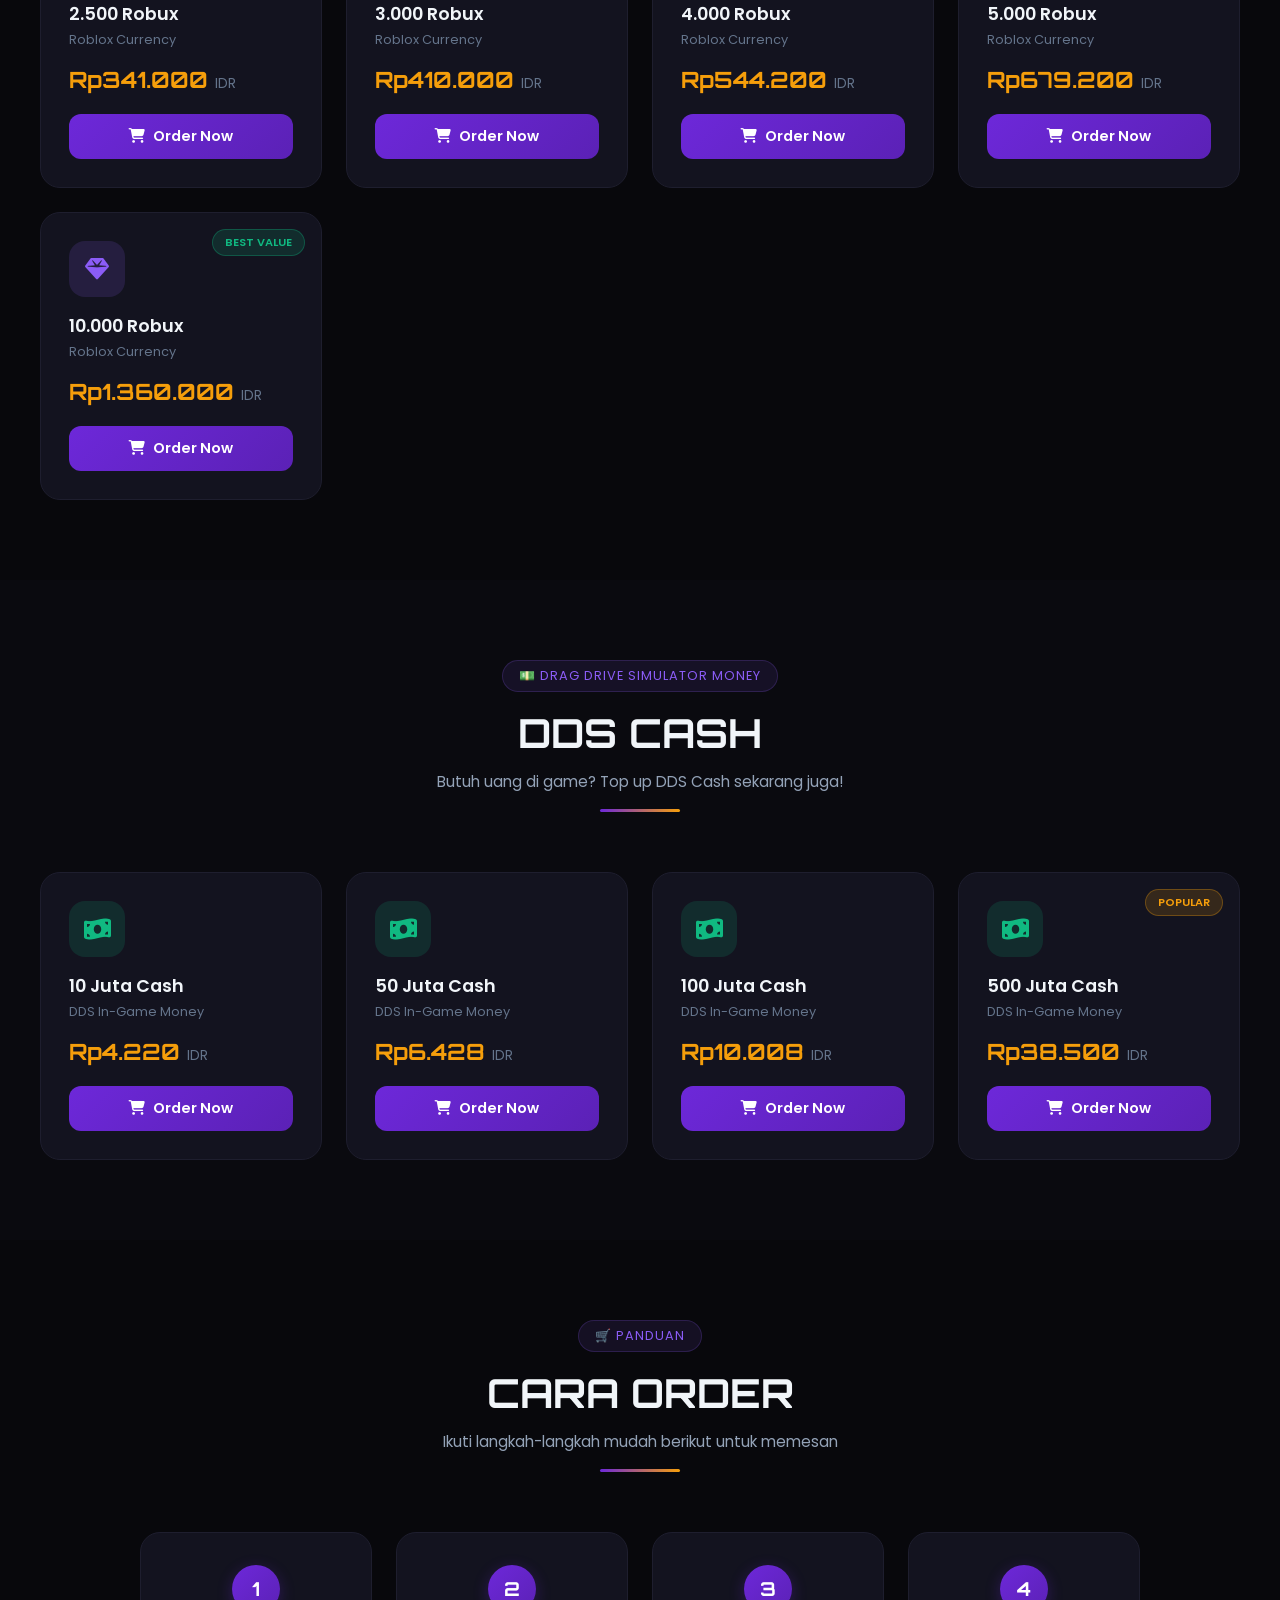
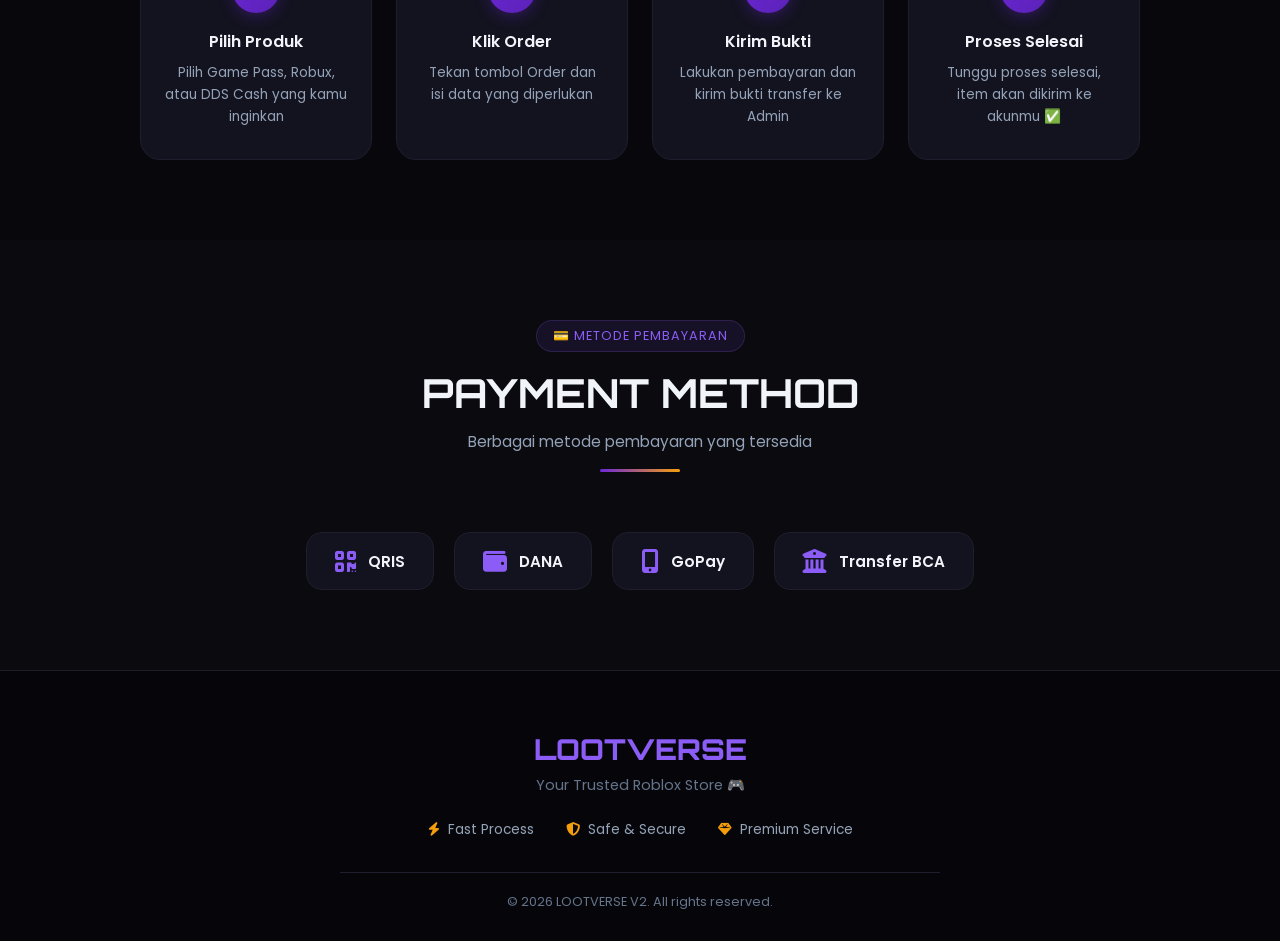
<file: lootverse (1).html>
<!DOCTYPE html>
<html lang="id">
<head>
    <meta charset="UTF-8">
    <meta name="viewport" content="width=device-width, initial-scale=1.0">
    <title>LOOTVERSE V2 - Toko Game Roblox</title>
    <link href="https://fonts.googleapis.com/css2?family=Orbitron:wght@400;500;600;700;800;900&family=Poppins:wght@300;400;500;600;700&display=swap" rel="stylesheet">
    <link rel="stylesheet" href="https://cdnjs.cloudflare.com/ajax/libs/font-awesome/6.5.1/css/all.min.css">
    <style>
        :root {
            --primary: #6d28d9;
            --primary-light: #8b5cf6;
            --primary-dark: #5b21b6;
            --accent: #f59e0b;
            --accent-glow: rgba(245, 158, 11, 0.3);
            --bg-dark: #0a0a0f;
            --bg-card: #13131f;
            --bg-card-hover: #1a1a2e;
            --text-primary: #f1f5f9;
            --text-secondary: #94a3b8;
            --text-muted: #64748b;
            --border: #1e1e2e;
            --success: #10b981;
            --danger: #ef4444;
        }

        * {
            margin: 0;
            padding: 0;
            box-sizing: border-box;
        }

        body {
            font-family: 'Poppins', sans-serif;
            background: var(--bg-dark);
            color: var(--text-primary);
            overflow-x: hidden;
        }

        /* ===== ANIMATED BACKGROUND ===== */
        .bg-particles {
            position: fixed;
            top: 0;
            left: 0;
            width: 100%;
            height: 100%;
            pointer-events: none;
            z-index: 0;
            overflow: hidden;
        }

        .bg-particles .particle {
            position: absolute;
            width: 4px;
            height: 4px;
            background: var(--primary-light);
            border-radius: 50%;
            opacity: 0.3;
            animation: float-particle linear infinite;
        }

        @keyframes float-particle {
            0% { transform: translateY(100vh) rotate(0deg); opacity: 0; }
            10% { opacity: 0.3; }
            90% { opacity: 0.3; }
            100% { transform: translateY(-10vh) rotate(720deg); opacity: 0; }
        }

        /* ===== FLOATING TEXT CLOUDS ===== */
        .floating-text {
            display: inline-block;
            animation: float-cloud 3s ease-in-out infinite;
        }

        @keyframes float-cloud {
            0%, 100% { transform: translateY(0); }
            50% { transform: translateY(-8px); }
        }

        .floating-text-delay-1 { animation-delay: 0.2s; }
        .floating-text-delay-2 { animation-delay: 0.4s; }
        .floating-text-delay-3 { animation-delay: 0.6s; }
        .floating-text-delay-4 { animation-delay: 0.8s; }

        /* ===== GLOW EFFECTS ===== */
        .glow-text {
            text-shadow: 0 0 20px var(--primary-light), 0 0 40px var(--primary-light), 0 0 60px rgba(139, 92, 246, 0.3);
        }

        .glow-box {
            box-shadow: 0 0 30px rgba(109, 40, 217, 0.2), inset 0 0 30px rgba(109, 40, 217, 0.05);
        }

        /* ===== NAVBAR ===== */
        .navbar {
            position: fixed;
            top: 0;
            width: 100%;
            padding: 16px 40px;
            display: flex;
            justify-content: space-between;
            align-items: center;
            z-index: 1000;
            background: rgba(10, 10, 15, 0.85);
            backdrop-filter: blur(20px);
            border-bottom: 1px solid var(--border);
            transition: all 0.3s ease;
        }

        .navbar.scrolled {
            padding: 12px 40px;
            background: rgba(10, 10, 15, 0.95);
        }

        .logo {
            font-family: 'Orbitron', sans-serif;
            font-size: 1.6rem;
            font-weight: 800;
            color: var(--primary-light);
            text-decoration: none;
            display: flex;
            align-items: center;
            gap: 10px;
        }

        .logo i {
            font-size: 1.4rem;
            color: var(--accent);
        }

        .nav-links {
            display: flex;
            gap: 32px;
            list-style: none;
        }

        .nav-links a {
            color: var(--text-secondary);
            text-decoration: none;
            font-size: 0.9rem;
            font-weight: 500;
            transition: color 0.3s;
            position: relative;
        }

        .nav-links a:hover {
            color: var(--primary-light);
        }

        .nav-links a::after {
            content: '';
            position: absolute;
            bottom: -4px;
            left: 0;
            width: 0;
            height: 2px;
            background: var(--primary-light);
            transition: width 0.3s;
        }

        .nav-links a:hover::after {
            width: 100%;
        }

        /* ===== HERO SECTION ===== */
        .hero {
            min-height: 100vh;
            display: flex;
            flex-direction: column;
            justify-content: center;
            align-items: center;
            text-align: center;
            padding: 120px 20px 60px;
            position: relative;
            z-index: 1;
        }

        .hero-badge {
            display: inline-flex;
            align-items: center;
            gap: 8px;
            padding: 8px 20px;
            background: rgba(109, 40, 217, 0.15);
            border: 1px solid rgba(139, 92, 246, 0.3);
            border-radius: 50px;
            font-size: 0.85rem;
            color: var(--primary-light);
            margin-bottom: 24px;
            animation: pulse-glow 2s ease-in-out infinite;
        }

        @keyframes pulse-glow {
            0%, 100% { box-shadow: 0 0 10px rgba(139, 92, 246, 0.2); }
            50% { box-shadow: 0 0 25px rgba(139, 92, 246, 0.4); }
        }

        .hero h1 {
            font-family: 'Orbitron', sans-serif;
            font-size: clamp(2.5rem, 6vw, 5rem);
            font-weight: 900;
            line-height: 1.1;
            margin-bottom: 16px;
            background: linear-gradient(135deg, #8b5cf6 0%, #c084fc 50%, #f59e0b 100%);
            -webkit-background-clip: text;
            -webkit-text-fill-color: transparent;
            background-clip: text;
        }

        .hero h1 .floating-text {
            display: inline;
        }

        .hero-subtitle {
            font-size: 1.1rem;
            color: var(--text-secondary);
            margin-bottom: 40px;
            max-width: 600px;
        }

        .hero-stats {
            display: flex;
            gap: 40px;
            margin-bottom: 40px;
        }

        .stat-item {
            text-align: center;
        }

        .stat-number {
            font-family: 'Orbitron', sans-serif;
            font-size: 2rem;
            font-weight: 700;
            color: var(--accent);
        }

        .stat-label {
            font-size: 0.8rem;
            color: var(--text-muted);
            margin-top: 4px;
        }

        .hero-cta {
            display: flex;
            gap: 16px;
            flex-wrap: wrap;
            justify-content: center;
        }

        .btn {
            padding: 14px 32px;
            border-radius: 12px;
            font-family: 'Poppins', sans-serif;
            font-size: 0.95rem;
            font-weight: 600;
            cursor: pointer;
            transition: all 0.3s ease;
            text-decoration: none;
            display: inline-flex;
            align-items: center;
            gap: 8px;
            border: none;
        }

        .btn-primary {
            background: linear-gradient(135deg, var(--primary), var(--primary-dark));
            color: white;
            box-shadow: 0 4px 20px rgba(109, 40, 217, 0.4);
        }

        .btn-primary:hover {
            transform: translateY(-2px);
            box-shadow: 0 8px 30px rgba(109, 40, 217, 0.5);
        }

        .btn-outline {
            background: transparent;
            color: var(--text-primary);
            border: 1px solid var(--border);
        }

        .btn-outline:hover {
            border-color: var(--primary-light);
            color: var(--primary-light);
            background: rgba(139, 92, 246, 0.05);
        }

        /* ===== SECTION STYLES ===== */
        .section {
            padding: 80px 40px;
            position: relative;
            z-index: 1;
        }

        .section-header {
            text-align: center;
            margin-bottom: 60px;
        }

        .section-tag {
            display: inline-block;
            padding: 6px 16px;
            background: rgba(139, 92, 246, 0.1);
            border: 1px solid rgba(139, 92, 246, 0.2);
            border-radius: 50px;
            font-size: 0.8rem;
            color: var(--primary-light);
            margin-bottom: 16px;
            text-transform: uppercase;
            letter-spacing: 1px;
        }

        .section-title {
            font-family: 'Orbitron', sans-serif;
            font-size: clamp(1.8rem, 4vw, 2.5rem);
            font-weight: 700;
            margin-bottom: 12px;
        }

        .section-desc {
            color: var(--text-secondary);
            max-width: 600px;
            margin: 0 auto;
            font-size: 0.95rem;
        }

        .divider {
            width: 80px;
            height: 3px;
            background: linear-gradient(90deg, var(--primary), var(--accent));
            margin: 16px auto 0;
            border-radius: 2px;
        }

        /* ===== PRODUCT CARDS ===== */
        .products-grid {
            display: grid;
            grid-template-columns: repeat(auto-fill, minmax(280px, 1fr));
            gap: 24px;
            max-width: 1400px;
            margin: 0 auto;
        }

        .product-card {
            background: var(--bg-card);
            border: 1px solid var(--border);
            border-radius: 20px;
            padding: 28px;
            transition: all 0.4s cubic-bezier(0.175, 0.885, 0.32, 1.275);
            position: relative;
            overflow: hidden;
        }

        .product-card::before {
            content: '';
            position: absolute;
            top: 0;
            left: -100%;
            width: 100%;
            height: 100%;
            background: linear-gradient(90deg, transparent, rgba(139, 92, 246, 0.05), transparent);
            transition: left 0.6s;
        }

        .product-card:hover::before {
            left: 100%;
        }

        .product-card:hover {
            transform: translateY(-8px);
            border-color: rgba(139, 92, 246, 0.3);
            box-shadow: 0 20px 40px rgba(0, 0, 0, 0.4), 0 0 30px rgba(109, 40, 217, 0.1);
        }

        .product-icon {
            width: 56px;
            height: 56px;
            border-radius: 16px;
            display: flex;
            align-items: center;
            justify-content: center;
            font-size: 1.5rem;
            margin-bottom: 16px;
            position: relative;
        }

        .product-icon.gamepass { background: rgba(245, 158, 11, 0.15); color: var(--accent); }
        .product-icon.robux { background: rgba(139, 92, 246, 0.15); color: var(--primary-light); }
        .product-icon.cash { background: rgba(16, 185, 129, 0.15); color: var(--success); }

        .product-badge {
            position: absolute;
            top: 16px;
            right: 16px;
            padding: 4px 12px;
            border-radius: 50px;
            font-size: 0.7rem;
            font-weight: 600;
            text-transform: uppercase;
        }

        .badge-popular { background: rgba(245, 158, 11, 0.15); color: var(--accent); border: 1px solid rgba(245, 158, 11, 0.3); }
        .badge-best { background: rgba(16, 185, 129, 0.15); color: var(--success); border: 1px solid rgba(16, 185, 129, 0.3); }

        .product-name {
            font-size: 1.1rem;
            font-weight: 600;
            margin-bottom: 4px;
        }

        .product-desc {
            font-size: 0.8rem;
            color: var(--text-muted);
            margin-bottom: 16px;
        }

        .product-price {
            font-family: 'Orbitron', sans-serif;
            font-size: 1.4rem;
            font-weight: 700;
            color: var(--accent);
            margin-bottom: 20px;
        }

        .product-price span {
            font-size: 0.85rem;
            color: var(--text-muted);
            font-weight: 400;
            font-family: 'Poppins', sans-serif;
        }

        .btn-order {
            width: 100%;
            padding: 12px;
            border-radius: 12px;
            border: none;
            background: linear-gradient(135deg, var(--primary), var(--primary-dark));
            color: white;
            font-family: 'Poppins', sans-serif;
            font-weight: 600;
            font-size: 0.9rem;
            cursor: pointer;
            transition: all 0.3s;
            display: flex;
            align-items: center;
            justify-content: center;
            gap: 8px;
        }

        .btn-order:hover {
            transform: scale(1.02);
            box-shadow: 0 8px 25px rgba(109, 40, 217, 0.4);
        }

        /* ===== MODAL ===== */
        .modal-overlay {
            position: fixed;
            top: 0;
            left: 0;
            width: 100%;
            height: 100%;
            background: rgba(0, 0, 0, 0.7);
            backdrop-filter: blur(8px);
            display: flex;
            align-items: center;
            justify-content: center;
            z-index: 2000;
            opacity: 0;
            visibility: hidden;
            transition: all 0.3s;
        }

        .modal-overlay.active {
            opacity: 1;
            visibility: visible;
        }

        .modal {
            background: var(--bg-card);
            border: 1px solid var(--border);
            border-radius: 24px;
            padding: 36px;
            max-width: 480px;
            width: 90%;
            transform: scale(0.9) translateY(20px);
            transition: all 0.3s cubic-bezier(0.175, 0.885, 0.32, 1.275);
            position: relative;
            max-height: 90vh;
            overflow-y: auto;
        }

        .modal-overlay.active .modal {
            transform: scale(1) translateY(0);
        }

        .modal-close {
            position: absolute;
            top: 16px;
            right: 16px;
            width: 36px;
            height: 36px;
            border-radius: 50%;
            border: 1px solid var(--border);
            background: transparent;
            color: var(--text-secondary);
            cursor: pointer;
            display: flex;
            align-items: center;
            justify-content: center;
            transition: all 0.3s;
        }

        .modal-close:hover {
            background: rgba(239, 68, 68, 0.1);
            color: var(--danger);
            border-color: rgba(239, 68, 68, 0.3);
        }

        .modal-header {
            text-align: center;
            margin-bottom: 28px;
        }

        .modal-header i {
            font-size: 2.5rem;
            color: var(--primary-light);
            margin-bottom: 12px;
            display: block;
        }

        .modal-header h3 {
            font-family: 'Orbitron', sans-serif;
            font-size: 1.3rem;
            margin-bottom: 4px;
        }

        .modal-header p {
            font-size: 0.85rem;
            color: var(--text-muted);
        }

        .form-group {
            margin-bottom: 20px;
        }

        .form-group label {
            display: block;
            font-size: 0.85rem;
            font-weight: 500;
            margin-bottom: 8px;
            color: var(--text-secondary);
        }

        .form-group label i {
            margin-right: 6px;
            color: var(--primary-light);
        }

        .form-input {
            width: 100%;
            padding: 14px 16px;
            background: rgba(255, 255, 255, 0.03);
            border: 1px solid var(--border);
            border-radius: 12px;
            color: var(--text-primary);
            font-family: 'Poppins', sans-serif;
            font-size: 0.9rem;
            transition: all 0.3s;
        }

        .form-input:focus {
            outline: none;
            border-color: var(--primary-light);
            box-shadow: 0 0 0 3px rgba(139, 92, 246, 0.1);
            background: rgba(255, 255, 255, 0.05);
        }

        .form-input::placeholder {
            color: var(--text-muted);
        }

        .payment-options {
            display: grid;
            grid-template-columns: repeat(2, 1fr);
            gap: 10px;
        }

        .payment-option {
            position: relative;
        }

        .payment-option input {
            position: absolute;
            opacity: 0;
        }

        .payment-option label {
            display: flex;
            align-items: center;
            gap: 8px;
            padding: 12px;
            background: rgba(255, 255, 255, 0.03);
            border: 1px solid var(--border);
            border-radius: 12px;
            cursor: pointer;
            transition: all 0.3s;
            font-size: 0.85rem;
            font-weight: 500;
        }

        .payment-option label i {
            font-size: 1.1rem;
        }

        .payment-option input:checked + label {
            border-color: var(--primary-light);
            background: rgba(139, 92, 246, 0.1);
            color: var(--primary-light);
        }

        .payment-option label:hover {
            border-color: rgba(139, 92, 246, 0.3);
        }

        .btn-submit {
            width: 100%;
            padding: 16px;
            border-radius: 14px;
            border: none;
            background: linear-gradient(135deg, var(--primary), var(--primary-dark));
            color: white;
            font-family: 'Poppins', sans-serif;
            font-weight: 700;
            font-size: 1rem;
            cursor: pointer;
            transition: all 0.3s;
            display: flex;
            align-items: center;
            justify-content: center;
            gap: 10px;
            margin-top: 8px;
        }

        .btn-submit:hover {
            transform: scale(1.02);
            box-shadow: 0 10px 30px rgba(109, 40, 217, 0.4);
        }

        .security-note {
            display: flex;
            align-items: center;
            gap: 8px;
            padding: 12px;
            background: rgba(245, 158, 11, 0.08);
            border: 1px solid rgba(245, 158, 11, 0.15);
            border-radius: 10px;
            font-size: 0.8rem;
            color: var(--accent);
            margin-top: 16px;
        }

        /* ===== HOW TO ORDER ===== */
        .steps-container {
            display: grid;
            grid-template-columns: repeat(auto-fit, minmax(220px, 1fr));
            gap: 24px;
            max-width: 1000px;
            margin: 0 auto;
        }

        .step-card {
            background: var(--bg-card);
            border: 1px solid var(--border);
            border-radius: 20px;
            padding: 32px 24px;
            text-align: center;
            position: relative;
            transition: all 0.3s;
        }

        .step-card:hover {
            transform: translateY(-4px);
            border-color: rgba(139, 92, 246, 0.2);
        }

        .step-number {
            width: 48px;
            height: 48px;
            border-radius: 50%;
            background: linear-gradient(135deg, var(--primary), var(--primary-dark));
            color: white;
            font-family: 'Orbitron', sans-serif;
            font-weight: 700;
            display: flex;
            align-items: center;
            justify-content: center;
            margin: 0 auto 16px;
            font-size: 1.2rem;
            box-shadow: 0 4px 15px rgba(109, 40, 217, 0.3);
        }

        .step-title {
            font-size: 1rem;
            font-weight: 600;
            margin-bottom: 8px;
        }

        .step-desc {
            font-size: 0.85rem;
            color: var(--text-secondary);
            line-height: 1.6;
        }

        /* ===== PAYMENT SECTION ===== */
        .payment-grid {
            display: flex;
            flex-wrap: wrap;
            justify-content: center;
            gap: 20px;
            max-width: 800px;
            margin: 0 auto;
        }

        .payment-item {
            display: flex;
            align-items: center;
            gap: 12px;
            padding: 16px 28px;
            background: var(--bg-card);
            border: 1px solid var(--border);
            border-radius: 16px;
            transition: all 0.3s;
        }

        .payment-item:hover {
            border-color: var(--primary-light);
            transform: translateY(-2px);
        }

        .payment-item i {
            font-size: 1.5rem;
            color: var(--primary-light);
        }

        .payment-item span {
            font-weight: 600;
            font-size: 0.95rem;
        }

        /* ===== FOOTER ===== */
        .footer {
            background: rgba(0, 0, 0, 0.3);
            border-top: 1px solid var(--border);
            padding: 60px 40px 30px;
            text-align: center;
            position: relative;
            z-index: 1;
        }

        .footer-logo {
            font-family: 'Orbitron', sans-serif;
            font-size: 1.8rem;
            font-weight: 800;
            color: var(--primary-light);
            margin-bottom: 8px;
        }

        .footer-tagline {
            color: var(--text-muted);
            font-size: 0.9rem;
            margin-bottom: 24px;
        }

        .footer-features {
            display: flex;
            justify-content: center;
            gap: 32px;
            flex-wrap: wrap;
            margin-bottom: 32px;
        }

        .footer-feature {
            display: flex;
            align-items: center;
            gap: 8px;
            font-size: 0.85rem;
            color: var(--text-secondary);
        }

        .footer-feature i {
            color: var(--accent);
        }

        .footer-divider {
            width: 100%;
            max-width: 600px;
            height: 1px;
            background: var(--border);
            margin: 0 auto 20px;
        }

        .footer-copy {
            font-size: 0.8rem;
            color: var(--text-muted);
        }

        /* ===== SCROLL REVEAL ===== */
        .reveal {
            opacity: 0;
            transform: translateY(30px);
            transition: all 0.6s ease;
        }

        .reveal.active {
            opacity: 1;
            transform: translateY(0);
        }

        /* ===== RESPONSIVE ===== */
        @media (max-width: 768px) {
            .navbar {
                padding: 12px 20px;
            }
            .nav-links {
                display: none;
            }
            .section {
                padding: 60px 20px;
            }
            .hero-stats {
                gap: 24px;
            }
            .products-grid {
                grid-template-columns: 1fr;
            }
            .payment-options {
                grid-template-columns: 1fr;
            }
        }

        /* ===== SCROLLBAR ===== */
        ::-webkit-scrollbar {
            width: 8px;
        }
        ::-webkit-scrollbar-track {
            background: var(--bg-dark);
        }
        ::-webkit-scrollbar-thumb {
            background: var(--border);
            border-radius: 4px;
        }
        ::-webkit-scrollbar-thumb:hover {
            background: var(--primary-dark);
        }
    </style>
</head>
<body>

    <!-- Animated Background Particles -->
    <div class="bg-particles" id="particles"></div>

    <!-- Navbar -->
    <nav class="navbar" id="navbar">
        <a href="#" class="logo">
            <i class="fas fa-gamepad"></i>
            <span class="floating-text">LOOT</span><span class="floating-text floating-text-delay-2">VERSE</span>
        </a>
        <ul class="nav-links">
            <li><a href="#gamepass">Game Pass</a></li>
            <li><a href="#robux">Robux</a></li>
            <li><a href="#cash">DDS Cash</a></li>
            <li><a href="#cara-order">Cara Order</a></li>
        </ul>
    </nav>

    <!-- Hero Section -->
    <section class="hero">
        <div class="hero-badge reveal">
            <i class="fas fa-bolt"></i>
            <span>Fast Process &bull; Safe &bull; Premium Service</span>
        </div>
        <h1 class="reveal">
            <span class="floating-text">LOOT</span> <span class="floating-text floating-text-delay-1">VERSE</span> <span class="floating-text floating-text-delay-2">V2</span>
        </h1>
        <p class="hero-subtitle reveal">
            <span class="floating-text floating-text-delay-3">🎮</span> 
            <span class="floating-text floating-text-delay-4">ROBLOX DIGITAL STORE</span>
            <br>Game Pass DDS & Robux Top Up Terpercaya
        </p>
        <div class="hero-stats reveal">
            <div class="stat-item">
                <div class="stat-number">500+</div>
                <div class="stat-label">Orders Completed</div>
            </div>
            <div class="stat-item">
                <div class="stat-number">4.9</div>
                <div class="stat-label">Rating</div>
            </div>
            <div class="stat-item">
                <div class="stat-number">24/7</div>
                <div class="stat-label">Support</div>
            </div>
        </div>
        <div class="hero-cta reveal">
            <a href="#gamepass" class="btn btn-primary">
                <i class="fas fa-shopping-cart"></i> Beli Sekarang
            </a>
            <a href="#cara-order" class="btn btn-outline">
                <i class="fas fa-info-circle"></i> Cara Order
            </a>
        </div>
    </section>

    <!-- Game Pass DDS Section -->
    <section class="section" id="gamepass">
        <div class="section-header reveal">
            <div class="section-tag">🎮 Drag Drive Simulator</div>
            <h2 class="section-title">GAME PASS <span class="floating-text">DDS</span></h2>
            <p class="section-desc">Tingkatkan pengalaman bermainmu dengan Game Pass eksklusif</p>
            <div class="divider"></div>
        </div>
        <div class="products-grid" id="gamepass-grid"></div>
    </section>

    <!-- Robux Section -->
    <section class="section" id="robux" style="background: rgba(0,0,0,0.2);">
        <div class="section-header reveal">
            <div class="section-tag">💎 Fast & Secure Delivery</div>
            <h2 class="section-title">ROBUX <span class="floating-text">TOP UP</span></h2>
            <p class="section-desc">Isi ulang Robux dengan harga terbaik dan proses cepat</p>
            <div class="divider"></div>
        </div>
        <div class="products-grid" id="robux-grid"></div>
    </section>

    <!-- DDS Cash Section -->
    <section class="section" id="cash">
        <div class="section-header reveal">
            <div class="section-tag">💵 Drag Drive Simulator Money</div>
            <h2 class="section-title">DDS <span class="floating-text">CASH</span></h2>
            <p class="section-desc">Butuh uang di game? Top up DDS Cash sekarang juga!</p>
            <div class="divider"></div>
        </div>
        <div class="products-grid" id="cash-grid"></div>
    </section>

    <!-- Cara Order Section -->
    <section class="section" id="cara-order" style="background: rgba(0,0,0,0.2);">
        <div class="section-header reveal">
            <div class="section-tag">🛒 Panduan</div>
            <h2 class="section-title">CARA <span class="floating-text">ORDER</span></h2>
            <p class="section-desc">Ikuti langkah-langkah mudah berikut untuk memesan</p>
            <div class="divider"></div>
        </div>
        <div class="steps-container">
            <div class="step-card reveal">
                <div class="step-number">1</div>
                <div class="step-title">Pilih Produk</div>
                <div class="step-desc">Pilih Game Pass, Robux, atau DDS Cash yang kamu inginkan</div>
            </div>
            <div class="step-card reveal">
                <div class="step-number">2</div>
                <div class="step-title">Klik Order</div>
                <div class="step-desc">Tekan tombol Order dan isi data yang diperlukan</div>
            </div>
            <div class="step-card reveal">
                <div class="step-number">3</div>
                <div class="step-title">Kirim Bukti</div>
                <div class="step-desc">Lakukan pembayaran dan kirim bukti transfer ke Admin</div>
            </div>
            <div class="step-card reveal">
                <div class="step-number">4</div>
                <div class="step-title">Proses Selesai</div>
                <div class="step-desc">Tunggu proses selesai, item akan dikirim ke akunmu ✅</div>
            </div>
        </div>
    </section>

    <!-- Payment Section -->
    <section class="section" id="payment">
        <div class="section-header reveal">
            <div class="section-tag">💳 Metode Pembayaran</div>
            <h2 class="section-title">PAYMENT <span class="floating-text">METHOD</span></h2>
            <p class="section-desc">Berbagai metode pembayaran yang tersedia</p>
            <div class="divider"></div>
        </div>
        <div class="payment-grid reveal">
            <div class="payment-item">
                <i class="fas fa-qrcode"></i>
                <span>QRIS</span>
            </div>
            <div class="payment-item">
                <i class="fas fa-wallet"></i>
                <span>DANA</span>
            </div>
            <div class="payment-item">
                <i class="fas fa-mobile-alt"></i>
                <span>GoPay</span>
            </div>
            <div class="payment-item">
                <i class="fas fa-university"></i>
                <span>Transfer BCA</span>
            </div>
        </div>
    </section>

    <!-- Footer -->
    <footer class="footer">
        <div class="footer-logo floating-text">LOOTVERSE</div>
        <p class="footer-tagline">Your Trusted Roblox Store 🎮</p>
        <div class="footer-features">
            <div class="footer-feature">
                <i class="fas fa-bolt"></i>
                <span>Fast Process</span>
            </div>
            <div class="footer-feature">
                <i class="fas fa-shield-alt"></i>
                <span>Safe & Secure</span>
            </div>
            <div class="footer-feature">
                <i class="fas fa-gem"></i>
                <span>Premium Service</span>
            </div>
        </div>
        <div class="footer-divider"></div>
        <p class="footer-copy">© 2026 LOOTVERSE V2. All rights reserved.</p>
    </footer>

    <!-- Order Modal -->
    <div class="modal-overlay" id="orderModal">
        <div class="modal">
            <button class="modal-close" onclick="closeModal()">
                <i class="fas fa-times"></i>
            </button>
            <div class="modal-header">
                <i class="fas fa-shopping-bag" id="modalIcon"></i>
                <h3 id="modalTitle">Order Produk</h3>
                <p id="modalProduct">Produk yang dipilih</p>
            </div>
            <form id="orderForm" onsubmit="handleOrder(event)">
                <div class="form-group">
                    <label><i class="fas fa-user"></i> Username Roblox</label>
                    <input type="text" class="form-input" id="username" placeholder="Masukkan username Roblox kamu" required>
                </div>
                <div class="form-group" id="passwordGroup" style="display:none;">
                    <label><i class="fas fa-lock"></i> Password Roblox</label>
                    <input type="password" class="form-input" id="password" placeholder="Masukkan password Roblox kamu">
                </div>
                <div class="form-group">
                    <label><i class="fas fa-credit-card"></i> Metode Pembayaran</label>
                    <div class="payment-options">
                        <div class="payment-option">
                            <input type="radio" name="payment" id="pay-qris" value="QRIS" required>
                            <label for="pay-qris"><i class="fas fa-qrcode"></i> QRIS</label>
                        </div>
                        <div class="payment-option">
                            <input type="radio" name="payment" id="pay-dana" value="DANA">
                            <label for="pay-dana"><i class="fas fa-wallet"></i> DANA</label>
                        </div>
                        <div class="payment-option">
                            <input type="radio" name="payment" id="pay-gopay" value="GoPay">
                            <label for="pay-gopay"><i class="fas fa-mobile-alt"></i> GoPay</label>
                        </div>
                        <div class="payment-option">
                            <input type="radio" name="payment" id="pay-bca" value="Transfer BCA">
                            <label for="pay-bca"><i class="fas fa-university"></i> BCA</label>
                        </div>
                    </div>
                </div>
                <button type="submit" class="btn-submit">
                    <i class="fab fa-whatsapp"></i> Order via WhatsApp
                </button>
                <div class="security-note" id="securityNote">
                    <i class="fas fa-shield-alt"></i>
                    <span>Data kamu aman & hanya digunakan untuk proses order</span>
                </div>
            </form>
        </div>
    </div>

    <script>
        // ===== PRODUCT DATA =====
        const gamepassData = [
            { name: "Suspension Pro", price: "Rp3.668", icon: "fa-car", badge: "" },
            { name: "Boombox", price: "Rp3.668", icon: "fa-music", badge: "" },
            { name: "Premium Accessories", price: "Rp6.428", icon: "fa-gem", badge: "" },
            { name: "Advance Paint", price: "Rp6.428", icon: "fa-paint-brush", badge: "" },
            { name: "Exclusive Rims", price: "Rp8.268", icon: "fa-circle", badge: "" },
            { name: "Custom Plate", price: "Rp8.268", icon: "fa-id-card", badge: "" },
            { name: "Slot Limit Unlock", price: "Rp9.168", icon: "fa-unlock", badge: "" },
            { name: "DragSpec ⭐", price: "Rp10.878", icon: "fa-star", badge: "popular" },
            { name: "Luxury", price: "Rp11.798", icon: "fa-crown", badge: "" },
            { name: "Police", price: "Rp14.708", icon: "fa-shield-alt", badge: "" },
            { name: "2X Paycheck 👑", price: "Rp46.908", icon: "fa-coins", badge: "best" }
        ];

        const robuxData = [
            { name: "80 Robux", price: "Rp13.500", icon: "fa-gem" },
            { name: "160 Robux", price: "Rp26.700", icon: "fa-gem" },
            { name: "240 Robux", price: "Rp38.000", icon: "fa-gem" },
            { name: "320 Robux", price: "Rp52.400", icon: "fa-gem" },
            { name: "500 Robux", price: "Rp69.000", icon: "fa-gem" },
            { name: "1.000 Robux", price: "Rp137.300", icon: "fa-gem", badge: "popular" },
            { name: "1.500 Robux", price: "Rp205.200", icon: "fa-gem" },
            { name: "2.000 Robux", price: "Rp274.400", icon: "fa-gem" },
            { name: "2.500 Robux", price: "Rp341.000", icon: "fa-gem" },
            { name: "3.000 Robux", price: "Rp410.000", icon: "fa-gem" },
            { name: "4.000 Robux", price: "Rp544.200", icon: "fa-gem" },
            { name: "5.000 Robux", price: "Rp679.200", icon: "fa-gem" },
            { name: "10.000 Robux", price: "Rp1.360.000", icon: "fa-gem", badge: "best" }
        ];

        const cashData = [
            { name: "10 Juta Cash", price: "Rp4.220", icon: "fa-money-bill-wave" },
            { name: "50 Juta Cash", price: "Rp6.428", icon: "fa-money-bill-wave" },
            { name: "100 Juta Cash", price: "Rp10.008", icon: "fa-money-bill-wave" },
            { name: "500 Juta Cash", price: "Rp38.500", icon: "fa-money-bill-wave", badge: "popular" }
        ];

        // ===== RENDER PRODUCTS =====
        function renderProducts(data, gridId, type) {
            const grid = document.getElementById(gridId);
            grid.innerHTML = data.map((item, index) => `
                <div class="product-card reveal" style="transition-delay: ${index * 0.05}s">
                    ${item.badge ? `<div class="product-badge badge-${item.badge}">${item.badge === 'popular' ? 'POPULAR' : 'BEST VALUE'}</div>` : ''}
                    <div class="product-icon ${type}">
                        <i class="fas ${item.icon}"></i>
                    </div>
                    <div class="product-name">${item.name}</div>
                    <div class="product-desc">${type === 'gamepass' ? 'Drag Drive Simulator' : type === 'robux' ? 'Roblox Currency' : 'DDS In-Game Money'}</div>
                    <div class="product-price">${item.price} <span>IDR</span></div>
                    <button class="btn-order" onclick="openModal('${item.name}', '${item.price}', '${type}')">
                        <i class="fas fa-shopping-cart"></i> Order Now
                    </button>
                </div>
            `).join('');
        }

        renderProducts(gamepassData, 'gamepass-grid', 'gamepass');
        renderProducts(robuxData, 'robux-grid', 'robux');
        renderProducts(cashData, 'cash-grid', 'cash');

        // ===== MODAL LOGIC =====
        let currentProduct = '';
        let currentPrice = '';
        let currentType = '';

        function openModal(product, price, type) {
            currentProduct = product;
            currentPrice = price;
            currentType = type;

            document.getElementById('modalTitle').textContent = type === 'robux' ? 'Order Robux' : type === 'gamepass' ? 'Order Game Pass' : 'Order DDS Cash';
            document.getElementById('modalProduct').textContent = `${product} - ${price}`;
            document.getElementById('modalIcon').className = type === 'robux' ? 'fas fa-gem' : type === 'gamepass' ? 'fas fa-gamepad' : 'fas fa-money-bill-wave';

            const passwordGroup = document.getElementById('passwordGroup');
            const passwordInput = document.getElementById('password');
            const securityNote = document.getElementById('securityNote');

            if (type === 'robux') {
                passwordGroup.style.display = 'block';
                passwordInput.required = true;
                securityNote.innerHTML = '<i class="fas fa-exclamation-triangle"></i> <span>Password diperlukan untuk proses top up Robux</span>';
                securityNote.style.background = 'rgba(239, 68, 68, 0.08)';
                securityNote.style.borderColor = 'rgba(239, 68, 68, 0.15)';
                securityNote.style.color = 'var(--danger)';
            } else {
                passwordGroup.style.display = 'none';
                passwordInput.required = false;
                passwordInput.value = '';
                securityNote.innerHTML = '<i class="fas fa-shield-alt"></i> <span>Data kamu aman & hanya digunakan untuk proses order</span>';
                securityNote.style.background = 'rgba(245, 158, 11, 0.08)';
                securityNote.style.borderColor = 'rgba(245, 158, 11, 0.15)';
                securityNote.style.color = 'var(--accent)';
            }

            document.getElementById('orderModal').classList.add('active');
            document.body.style.overflow = 'hidden';
        }

        function closeModal() {
            document.getElementById('orderModal').classList.remove('active');
            document.body.style.overflow = '';
            document.getElementById('orderForm').reset();
        }

        // Close modal on overlay click
        document.getElementById('orderModal').addEventListener('click', function(e) {
            if (e.target === this) closeModal();
        });

        // ===== HANDLE ORDER =====
        function handleOrder(e) {
            e.preventDefault();

            const username = document.getElementById('username').value.trim();
            const password = document.getElementById('password').value.trim();
            const payment = document.querySelector('input[name="payment"]:checked')?.value;

            if (!username || !payment) {
                alert('Harap isi semua field yang wajib diisi!');
                return;
            }

            if (currentType === 'robux' && !password) {
                alert('Harap isi password Roblox untuk order Robux!');
                return;
            }

            let text = `Halo Admin LootVerse! 👋

Saya ingin melakukan pemesanan.

`;
            text += `🎮 Produk: ${currentProduct}
`;
            text += `💰 Harga: ${currentPrice}
`;
            text += `👤 Username Roblox: ${username}
`;
            if (currentType === 'robux') {
                text += `🔒 Password Roblox: ${password}
`;
            }
            text += `💳 Metode Pembayaran: ${payment}
`;
            text += `📦 Kategori: ${currentType === 'robux' ? 'Robux Top Up' : currentType === 'gamepass' ? 'Game Pass DDS' : 'DDS Cash'}

`;
            text += `Mohon dibantu ya, terima kasih. 😊`;

            const waUrl = `https://wa.me/6289674970911?text=${encodeURIComponent(text)}`;
            window.open(waUrl, '_blank');
            closeModal();
        }

        // ===== PARTICLES =====
        function createParticles() {
            const container = document.getElementById('particles');
            for (let i = 0; i < 50; i++) {
                const particle = document.createElement('div');
                particle.className = 'particle';
                particle.style.left = Math.random() * 100 + '%';
                particle.style.animationDuration = (Math.random() * 15 + 10) + 's';
                particle.style.animationDelay = Math.random() * 15 + 's';
                particle.style.width = (Math.random() * 4 + 2) + 'px';
                particle.style.height = particle.style.width;
                container.appendChild(particle);
            }
        }
        createParticles();

        // ===== SCROLL REVEAL =====
        function reveal() {
            const reveals = document.querySelectorAll('.reveal');
            reveals.forEach(el => {
                const windowHeight = window.innerHeight;
                const elementTop = el.getBoundingClientRect().top;
                const elementVisible = 100;
                if (elementTop < windowHeight - elementVisible) {
                    el.classList.add('active');
                }
            });
        }
        window.addEventListener('scroll', reveal);
        reveal();

        // ===== NAVBAR SCROLL =====
        window.addEventListener('scroll', () => {
            const navbar = document.getElementById('navbar');
            if (window.scrollY > 50) {
                navbar.classList.add('scrolled');
            } else {
                navbar.classList.remove('scrolled');
            }
        });

        // ===== SMOOTH SCROLL =====
        document.querySelectorAll('a[href^="#"]').forEach(anchor => {
            anchor.addEventListener('click', function(e) {
                e.preventDefault();
                const target = document.querySelector(this.getAttribute('href'));
                if (target) {
                    target.scrollIntoView({ behavior: 'smooth', block: 'start' });
                }
            });
        });
    </script>
</body>
</html>
</file>
